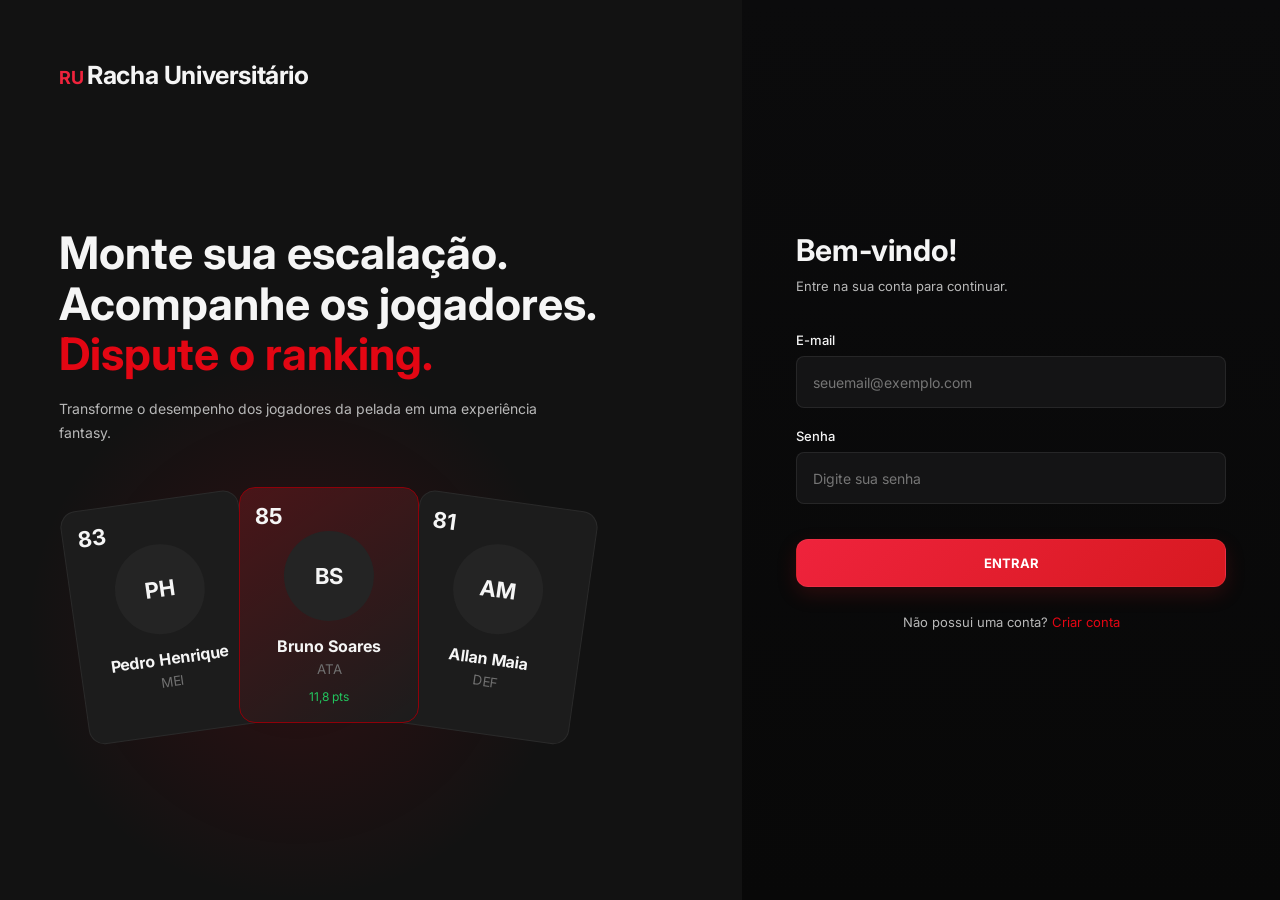
<file: index.html>
<!DOCTYPE html>
<html lang="pt-BR">
<head>
    <meta charset="UTF-8">
    <meta name="viewport" content="width=device-width, initial-scale=1.0">

    <title>Racha Universitário | Login</title>
    <meta name="description" content="Entre no Racha Universitário (RU), o fantasy football do futebol amador universitário da UPE. Protótipo acadêmico.">
    <meta name="theme-color" content="#0a0a0a">
    <meta property="og:title" content="Racha Universitário | Login">
    <meta property="og:description" content="Entre no Racha Universitário (RU), o fantasy football do futebol amador universitário da UPE. Protótipo acadêmico.">
    <meta property="og:type" content="website">
    <meta property="og:site_name" content="Racha Universitário">
    <meta property="og:locale" content="pt_BR">
    <link rel="icon" type="image/svg+xml" href="imgs/favicon.svg">
    <link rel="icon" type="image/png" sizes="32x32" href="imgs/favicon-32.png">
    <link rel="apple-touch-icon" href="imgs/apple-touch-icon.png">

    <link rel="preconnect" href="https://fonts.googleapis.com">
    <link rel="preconnect" href="https://fonts.gstatic.com" crossorigin>
    <link href="https://fonts.googleapis.com/css2?family=Inter:wght@400;500;600;700&display=swap" rel="stylesheet">

    <link rel="stylesheet" href="css/style.css">
</head>

<body class="login-body">

    <main class="login-page">

        
<section class="login-presentation">

    <div class="logo login-logo">
        <span data-app-sigla></span>
        <strong data-app-nome></strong>
    </div>

    <div class="presentation-content">

        <h1>
            Monte sua escalação.<br>
            Acompanhe os jogadores.<br>
            <span>Dispute o ranking.</span>
        </h1>

        <p>
            Transforme o desempenho dos jogadores da pelada
            em uma experiência fantasy.
        </p>

        <div class="preview-cards">

            <div class="preview-player side-card">
                <span class="preview-ovr">83</span>
                <div class="fake-photo">PH</div>
                <strong>Pedro Henrique</strong>
                <small>MEI</small>
            </div>

            <div class="preview-player main-card">
                <span class="preview-ovr">85</span>
                <div class="fake-photo">BS</div>
                <strong>Bruno Soares</strong>
                <small>ATA</small>
                <span class="points">11,8 pts</span>
            </div>

            <div class="preview-player side-card">
                <span class="preview-ovr">81</span>
                <div class="fake-photo">AM</div>
                <strong>Allan Maia</strong>
                <small>DEF</small>
            </div>

        </div>

    </div>

</section>


        <section class="login-area">

            <form class="login-form" id="loginForm">

                <div class="mobile-brand">
    <span data-app-sigla></span>
    <strong data-app-nome></strong>
</div>

                <h2>Bem-vindo!</h2>

                <p>
                    Entre na sua conta para continuar.
                </p>

                <div class="form-group">
                    <label for="email">E-mail</label>
                    <input type="email" id="email" placeholder="seuemail@exemplo.com" autocomplete="email" required>
                </div>

                <div class="form-group">
                    <label for="senha">Senha</label>
                    <input type="password" id="senha" placeholder="Digite sua senha" autocomplete="current-password" required>
                </div>

                <p class="login-error-message" id="loginErrorMessage"></p>

                <div class="login-success-message" id="loginSuccessMessage">
                    ✓ Conta criada com sucesso. Faça seu login.
                    </div>

                <button class="btn-primary" type="submit">
                    ENTRAR
                </button>

                <p class="register-text">
                    Não possui uma conta?
                    <a href="cadastro.html">Criar conta</a>
                </p>

            </form>

        </section>

    </main>

<script src="js/config.js"></script>
<script src="js/jogadores.js"></script>
<script src="js/script.js"></script>

</body>
</html>
</file>
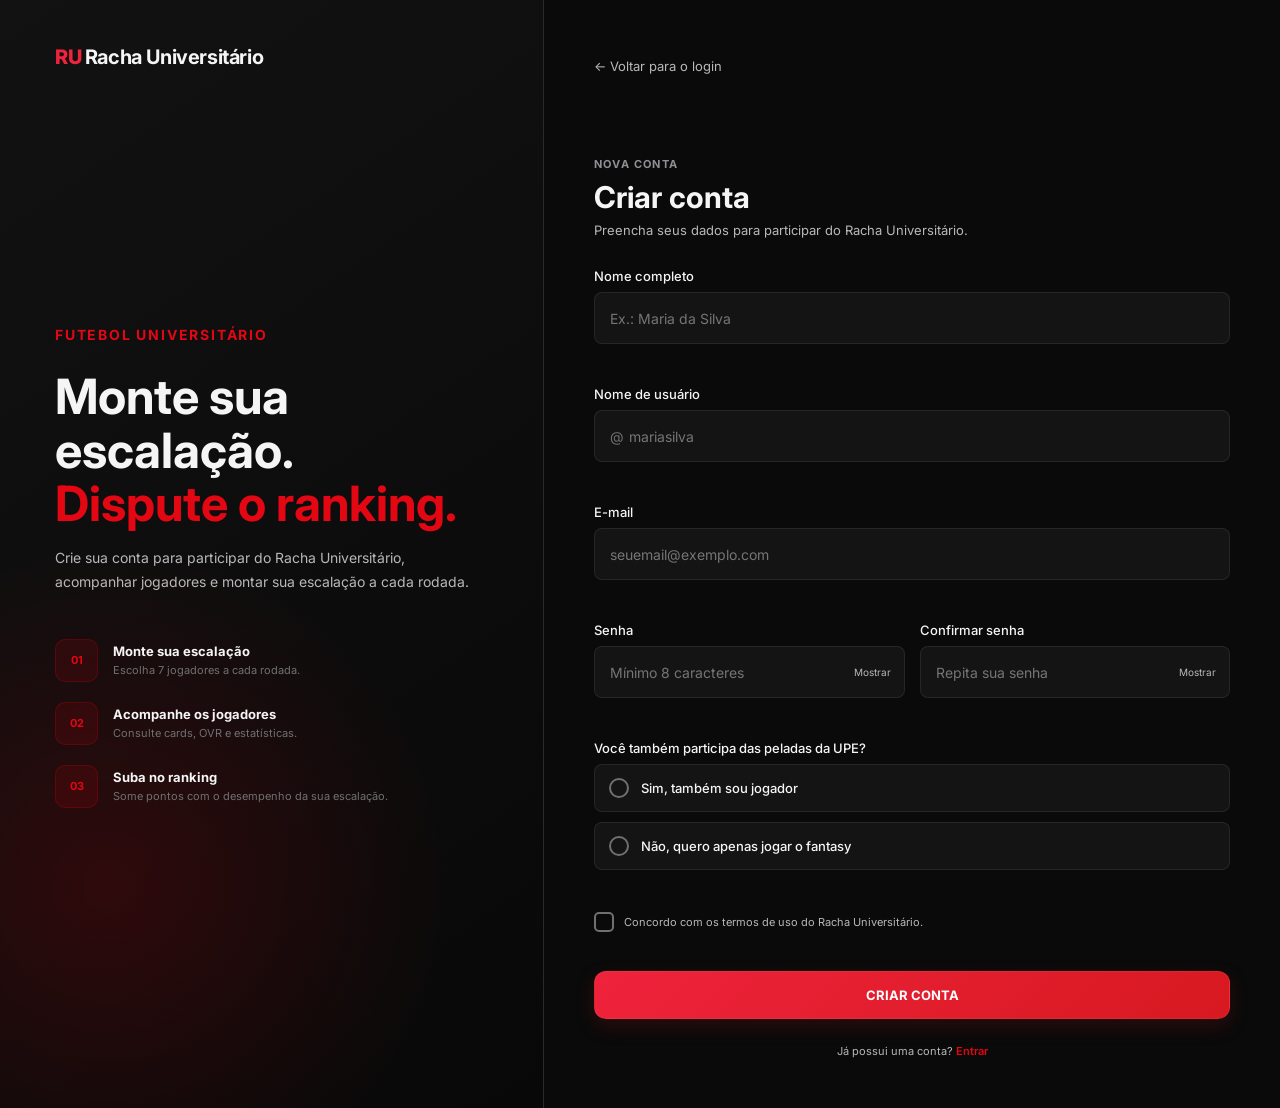
<file: cadastro.html>
<!doctype html>
<html lang="pt-BR">
  <head>
    <meta charset="UTF-8" />
    <meta name="viewport" content="width=device-width, initial-scale=1.0" />

    <title>Racha Universitário | Criar conta</title>
    <meta name="description" content="Crie sua conta no Racha Universitário (RU) e monte sua escalação de 7 jogadores a cada rodada. Protótipo acadêmico.">
    <meta name="theme-color" content="#0a0a0a">
    <meta property="og:title" content="Racha Universitário | Criar conta">
    <meta property="og:description" content="Crie sua conta no Racha Universitário (RU) e monte sua escalação de 7 jogadores a cada rodada. Protótipo acadêmico.">
    <meta property="og:type" content="website">
    <meta property="og:site_name" content="Racha Universitário">
    <meta property="og:locale" content="pt_BR">
    <link rel="icon" type="image/svg+xml" href="imgs/favicon.svg">
    <link rel="icon" type="image/png" sizes="32x32" href="imgs/favicon-32.png">
    <link rel="apple-touch-icon" href="imgs/apple-touch-icon.png">

    <link rel="preconnect" href="https://fonts.googleapis.com" />
    <link rel="preconnect" href="https://fonts.gstatic.com" crossorigin />

    <link
      href="https://fonts.googleapis.com/css2?family=Inter:wght@400;500;600;700&display=swap"
      rel="stylesheet"
    />

    <link rel="stylesheet" href="css/style.css" />
  </head>

  <body class="auth-body">
    <main class="register-page">
      <!-- LADO ESQUERDO -->

      <section class="register-brand">
        <a href="index.html" class="logo register-logo">
          <span data-app-sigla>RU</span>
          <strong data-app-nome>Racha Universitário</strong>
        </a>

        <div class="register-brand-content">
          <span class="eyebrow"> FUTEBOL UNIVERSITÁRIO </span>

          <h1>
            Monte sua escalação.
            <span>Dispute o ranking.</span>
          </h1>

          <p>
            Crie sua conta para participar do Racha Universitário, acompanhar jogadores
            e montar sua escalação a cada rodada.
          </p>

          <div class="register-features">
            <div class="register-feature">
              <div class="register-feature-icon">01</div>

              <div>
                <strong>Monte sua escalação</strong>
                <span> Escolha 7 jogadores a cada rodada. </span>
              </div>
            </div>

            <div class="register-feature">
              <div class="register-feature-icon">02</div>

              <div>
                <strong>Acompanhe os jogadores</strong>
                <span> Consulte cards, OVR e estatísticas. </span>
              </div>
            </div>

            <div class="register-feature">
              <div class="register-feature-icon">03</div>

              <div>
                <strong>Suba no ranking</strong>
                <span> Some pontos com o desempenho da sua escalação. </span>
              </div>
            </div>
          </div>
        </div>
      </section>

      <!-- FORMULÁRIO -->

      <section class="register-form-side">
        <div class="register-form-container">
          <a href="index.html" class="back-link"> ← Voltar para o login </a>

          <div class="register-heading">
            <span class="eyebrow"> NOVA CONTA </span>

            <h2>Criar conta</h2>

            <p>Preencha seus dados para participar do Racha Universitário.</p>
          </div>

          <form class="register-form" id="registerForm" novalidate>
            <!-- NOME -->

            <div class="register-field">
              <label for="registerName"> Nome completo </label>

              <input
                type="text"
                id="registerName"
                placeholder="Ex.: Maria da Silva"
                autocomplete="name"
              />

              <span class="form-error"></span>
            </div>

            <!-- USUÁRIO -->

            <div class="register-field">
              <label for="registerUsername"> Nome de usuário </label>

              <div class="username-input">
                <span>@</span>

                <input
                  type="text"
                  id="registerUsername"
                  placeholder="mariasilva"
                  autocomplete="username"
                />
              </div>

              <span class="form-error"></span>
            </div>

            <!-- EMAIL -->

            <div class="register-field">
              <label for="registerEmail"> E-mail </label>

              <input
                type="email"
                id="registerEmail"
                placeholder="seuemail@exemplo.com"
                autocomplete="email"
              />

              <span class="form-error"></span>
            </div>

            <!-- SENHAS -->

<div class="register-two-columns">
  <div class="register-field">
    <label for="registerPassword">Senha</label>

    <div class="password-field">
      <input
        type="password"
        id="registerPassword"
        placeholder="Mínimo 8 caracteres"
        autocomplete="new-password"
      />

      <button
        type="button"
        class="password-toggle"
        data-password-target="registerPassword"
      >
        Mostrar
      </button>
    </div>

    <span class="form-error"></span>
  </div>

  <div class="register-field">
    <label for="registerConfirmPassword">Confirmar senha</label>

    <div class="password-field">
      <input
        type="password"
        id="registerConfirmPassword"
        placeholder="Repita sua senha"
        autocomplete="new-password"
      />

      <button
        type="button"
        class="password-toggle"
        data-password-target="registerConfirmPassword"
      >
        Mostrar
      </button>
    </div>

    <span class="form-error"></span>
  </div>
</div>

            <!-- PARTICIPAÇÃO NA PELADA -->

<div class="register-player-section">
  <div class="register-field">
    <label id="playerParticipationLabel">Você também participa das peladas da UPE?</label>

    <div
      class="register-player-options"
      role="radiogroup"
      aria-labelledby="playerParticipationLabel"
      aria-describedby="playerParticipationError"
    >
      <label>
        <input
          type="radio"
          name="playerParticipation"
          value="sim"
          id="playerYes"
        />

        <span>Sim, também sou jogador</span>
      </label>

      <label>
        <input
          type="radio"
          name="playerParticipation"
          value="nao"
          id="playerNo"
        />

        <span>Não, quero apenas jogar o fantasy</span>
      </label>
    </div>

    <span class="form-error" id="playerParticipationError"></span>
  </div>
</div>

<!-- DADOS DO JOGADOR -->

<div class="register-player-data" id="playerData" hidden>
  <div class="register-field">
    <label for="registerPosition">Posição principal</label>

    <select id="registerPosition">
      <option value="">Selecione sua posição</option>
      <option value="GOL">Goleiro</option>
      <option value="DEF">Defensor</option>
      <option value="MEI">Meio-campista</option>
      <option value="ATA">Atacante</option>
    </select>

    <span class="form-error"></span>
  </div>

  <div class="register-two-columns">
    <div class="register-field">
      <label for="registerHeight">Altura</label>

      <input
        type="number"
        id="registerHeight"
        placeholder="Ex.: 1,75"
        min="1.4"
        max="2.2"
        step="0.01"
      />

      <span class="form-error"></span>
    </div>

    <div class="register-field">
      <label for="registerWeight">Peso (kg)</label>

      <input
        type="number"
        id="registerWeight"
        placeholder="Ex.: 70"
        min="40"
        max="150"
        step="0.1"
      />

      <span class="form-error"></span>
    </div>
  </div>
</div>

            <!-- TERMOS -->

            <label class="register-checkbox">
              <input type="checkbox" id="registerTerms" />

              <span> Concordo com os termos de uso do Racha Universitário. </span>
            </label>

            <span class="form-error terms-error" id="termsError"></span>

            <!-- BOTÃO -->

            <button type="submit" class="btn-primary register-submit">
              CRIAR CONTA
            </button>

            <div class="register-success" id="registerSuccess">
              <div>✓</div>

              <strong>Conta criada!</strong>

              <span> Redirecionando para o login... </span>
            </div>
          </form>

          <p class="register-login">
            Já possui uma conta?

            <a href="index.html"> Entrar </a>
          </p>
        </div>
      </section>
    </main>

    <script src="js/config.js"></script>
    <script src="js/jogadores.js"></script>
    <script src="js/script.js"></script>
  </body>
</html>
</file>
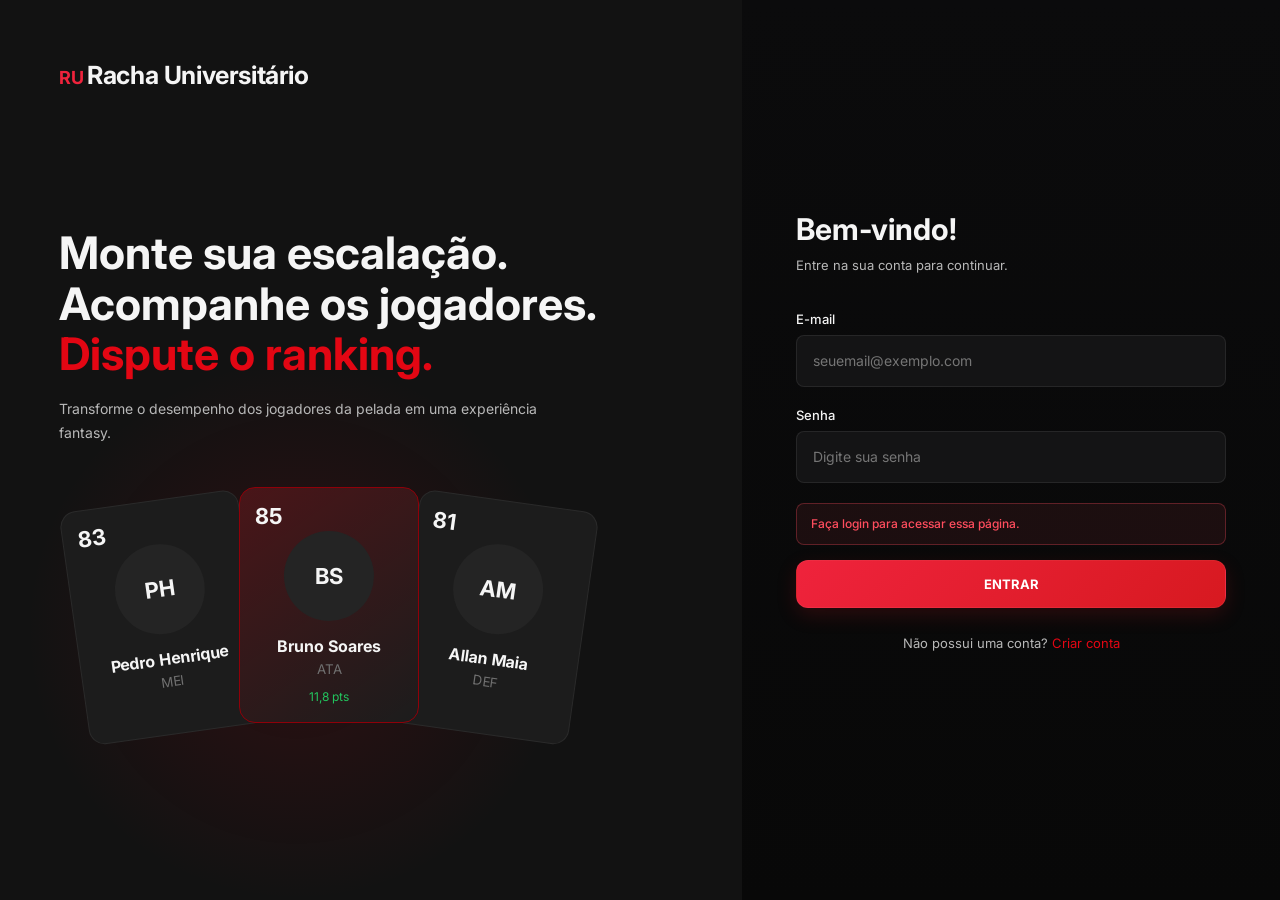
<file: configuracoes.html>
<!doctype html>
<html lang="pt-BR">
  <head>
    <meta charset="UTF-8" />

    <meta name="viewport" content="width=device-width, initial-scale=1.0" />

    <title>Racha Universitário | Configurações</title>
    <meta name="description" content="Configurações da conta no Racha Universitário: dados pessoais, notificações e segurança.">
    <meta name="theme-color" content="#0a0a0a">
    <meta property="og:title" content="Racha Universitário | Configurações">
    <meta property="og:description" content="Configurações da conta no Racha Universitário: dados pessoais, notificações e segurança.">
    <meta property="og:type" content="website">
    <meta property="og:site_name" content="Racha Universitário">
    <meta property="og:locale" content="pt_BR">
    <link rel="icon" type="image/svg+xml" href="imgs/favicon.svg">
    <link rel="icon" type="image/png" sizes="32x32" href="imgs/favicon-32.png">
    <link rel="apple-touch-icon" href="imgs/apple-touch-icon.png">

    <link rel="preconnect" href="https://fonts.googleapis.com" />

    <link rel="preconnect" href="https://fonts.gstatic.com" crossorigin />

    <link
      href="https://fonts.googleapis.com/css2?family=Inter:wght@400;500;600;700&display=swap"
      rel="stylesheet"
    />

    <link rel="stylesheet" href="css/style.css" />
  </head>

  <body>
    <header class="topbar">
      <a href="home.html" class="logo">
        <span data-app-sigla>RU</span>
          <strong data-app-nome>Racha Universitário</strong>
      </a>

      <nav class="navigation">
        <a href="home.html">Início</a>
        <a href="escalar.html">Escalar</a>
        <a href="jogadores.html">Jogadores</a>
        <a href="rodadas.html">Rodadas</a>
        <a href="ranking.html">Ranking</a>
      </nav>

      <a href="perfil.html" class="user-menu user-menu-link">
        <div>
          <strong>Usuário</strong>
          <small>@usuario</small>
        </div>

        <div class="avatar">RU</div>
      </a>
    </header>

    <main class="container">
      <a href="perfil.html" class="back-link"> ← Voltar para o perfil </a>

      <section class="page-header">
        <div>
          <h1>Configurações</h1>

          <p>Gerencie suas informações e preferências.</p>
        </div>
      </section>

      <section class="settings-layout">
        <!-- MENU LATERAL -->

        <aside class="settings-menu">
          <button type="button" class="settings-menu-item active" data-settings="account">
            Minha conta
          </button>

          <button type="button" class="settings-menu-item" data-settings="notifications">
            Notificações
          </button>

          <button type="button" class="settings-menu-item" data-settings="security">
            Segurança
          </button>
        </aside>

        <!-- CONTEÚDO -->

        <div class="settings-content">
          <!-- CONTA -->

          <section class="settings-panel active" id="settings-account">
            <h2>Minha conta</h2>

            <p>Atualize as informações do seu perfil.</p>

            <form class="settings-form" id="profileForm" novalidate>
              
<div class="settings-form-group">
  <label for="profileName">Nome</label>

  <input
    type="text"
    id="profileName"
    autocomplete="name"
    required
  />
</div>

<div class="settings-form-group">
  <label for="profileUsername">Nome de usuário</label>

  <input
    type="text"
    id="profileUsername"
    autocomplete="username"
    required
  />
</div>

<div class="settings-form-group">
  <label for="profileEmail">E-mail</label>

  <input
    type="email"
    id="profileEmail"
    autocomplete="email"
    required
  />
</div>


              <button type="submit" class="btn-primary">
                SALVAR ALTERAÇÕES
              </button>

              <span class="settings-message" id="settingsMessage"></span>
            </form>
          </section>

          <!-- NOTIFICAÇÕES -->

          <section class="settings-panel" id="settings-notifications">
            <h2>Notificações</h2>

            <p>Escolha quais avisos deseja receber.</p>

            <div class="notification-option">
              <div>
                <strong> Prazo da rodada </strong>

                <span> Receber aviso antes do fechamento da escalação. </span>
              </div>

              <label class="switch">
                <input
  type="checkbox"
  id="notificationDeadline"
  checked
/>

                <span class="slider"></span>
              </label>
            </div>

            <div class="notification-option">
              <div>
                <strong> Resultado da rodada </strong>

                <span>
                  Receber aviso quando os resultados forem publicados.
                </span>
              </div>

              <label class="switch">
                <input type="checkbox" id="notificationResults" checked/>

                <span class="slider"></span>
              </label>
            </div>

            <div class="notification-option">
              <div>
                <strong> Alteração no ranking </strong>

                <span> Receber atualizações sobre sua classificação. </span>
              </div>

              <label class="switch">
<input
  type="checkbox"
  id="notificationRanking"
/>
                <span class="slider"></span>
              </label>
            </div>
            <span
  class="settings-message"
  id="notificationMessage"
></span>
          </section>

          <!-- SEGURANÇA -->

          <section class="settings-panel" id="settings-security">
            <h2>Segurança</h2>

            <p>Atualize sua senha de acesso.</p>

            <form class="settings-form" id="securityForm">
              <div class="settings-form-group">
                <label for="currentPassword"> Senha atual </label>

                <input
  type="password"
  id="currentPassword"
  placeholder="Digite sua senha atual"
  autocomplete="current-password"
/>
              </div>

              <div class="settings-form-group">
                <label for="newPassword"> Nova senha </label>

                <input
  type="password"
  id="newPassword"
  placeholder="Digite a nova senha"
  autocomplete="new-password"
/>
              </div>

              <div class="settings-form-group">
                <label for="confirmNewPassword"> Confirmar nova senha </label>

                <input
  type="password"
  id="confirmNewPassword"
  placeholder="Digite novamente"
  autocomplete="new-password"
/>
              </div>

              <button type="submit" class="btn-primary">
  ALTERAR SENHA
</button>

<span
  class="settings-message"
  id="securityMessage"
></span>
            </form>

            <div class="danger-zone">
              <h3>Sair da conta</h3>

              <p>Encerre sua sessão atual no Racha Universitário.</p>

              <a href="index.html" class="logout-button"> SAIR DA CONTA </a>
            </div>
          </section>
        </div>
      </section>
    </main>

    <script src="js/config.js"></script>
    <script src="js/jogadores.js"></script>
    <script src="js/script.js"></script>
  </body>
</html>
</file>
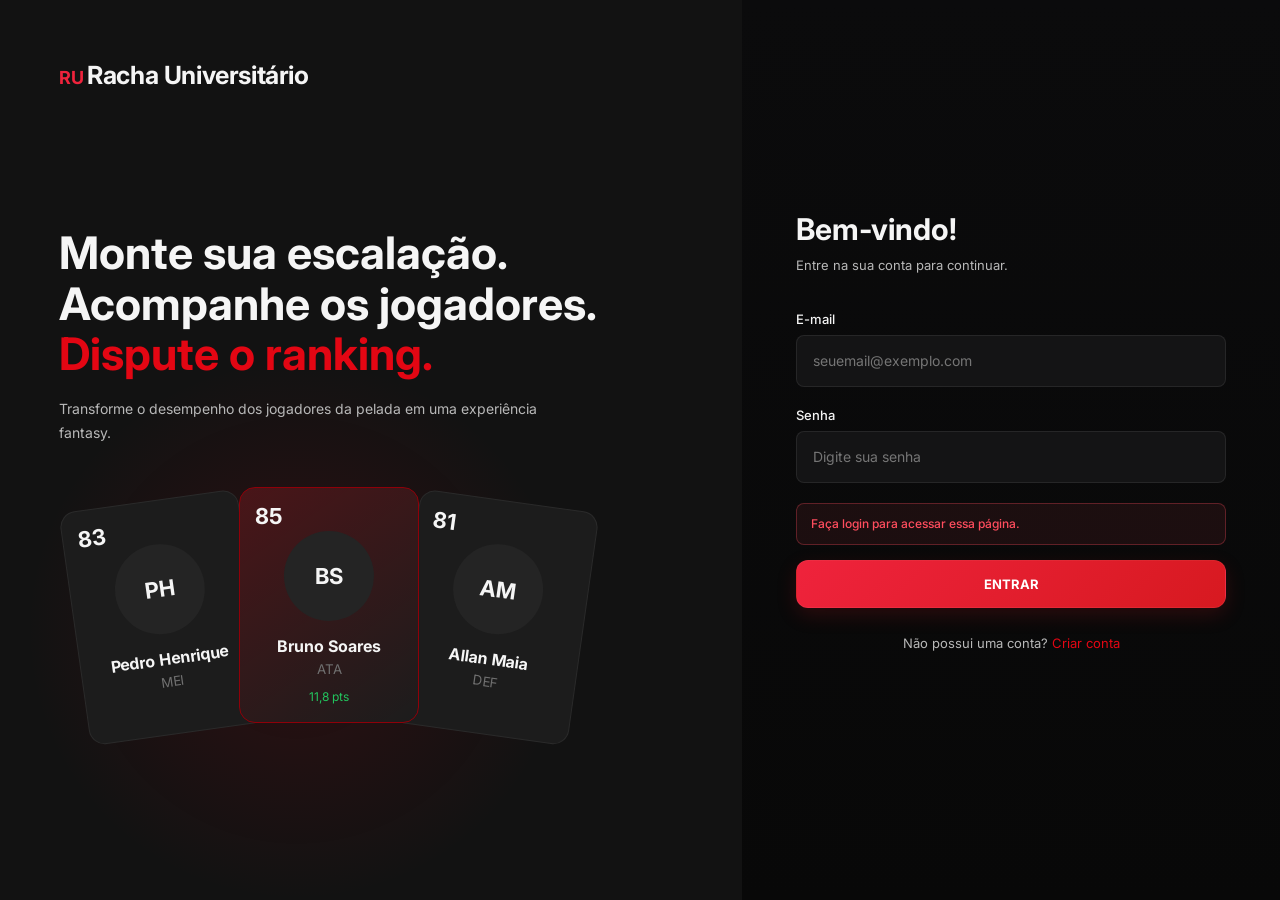
<file: escalar.html>
<!DOCTYPE html>
<html lang="pt-BR">
<head>
    <meta charset="UTF-8">
    <meta name="viewport" content="width=device-width, initial-scale=1.0">

    <title>Racha Universitário | Escalar</title>
    <meta name="description" content="Monte sua escalação no Racha Universitário: 1 goleiro e 6 jogadores de linha, escolha a formação e controle o orçamento em RUCoin.">
    <meta name="theme-color" content="#0a0a0a">
    <meta property="og:title" content="Racha Universitário | Escalar">
    <meta property="og:description" content="Monte sua escalação no Racha Universitário: 1 goleiro e 6 jogadores de linha, escolha a formação e controle o orçamento em RUCoin.">
    <meta property="og:type" content="website">
    <meta property="og:site_name" content="Racha Universitário">
    <meta property="og:locale" content="pt_BR">
    <link rel="icon" type="image/svg+xml" href="imgs/favicon.svg">
    <link rel="icon" type="image/png" sizes="32x32" href="imgs/favicon-32.png">
    <link rel="apple-touch-icon" href="imgs/apple-touch-icon.png">

    <link rel="preconnect" href="https://fonts.googleapis.com">
    <link rel="preconnect" href="https://fonts.gstatic.com" crossorigin>
    <link href="https://fonts.googleapis.com/css2?family=Inter:wght@400;500;600;700&display=swap" rel="stylesheet">

    <link rel="stylesheet" href="css/style.css">
</head>

<body>

<header class="topbar">

    <a href="home.html" class="logo">
        <span data-app-sigla>RU</span>
        <strong data-app-nome>Racha Universitário</strong>
    </a>

    <nav class="navigation">
        <a href="home.html">Início</a>
        <a href="escalar.html" class="active">Escalar</a>
        <a href="jogadores.html">Jogadores</a>
        <a href="rodadas.html">Rodadas</a>
        <a href="ranking.html">Ranking</a>
    </nav>

    <a href="perfil.html" class="user-menu user-menu-link">

    <div>
        <strong>Usuário</strong>
        <small>@usuario</small>
    </div>

    <div class="avatar">RU</div>

    </a>

</header>

<main class="container">

    <section class="page-header">

        <div>
            <h1>Escalar</h1>
            <p>Monte sua escalação para a Rodada 06.</p>
        </div>

        <div class="round-status">
            <span class="status open">ABERTA</span>
            <span>Prazo: 18:30</span>
        </div>

    </section>


    <section class="lineup-layout">

    <!-- COLUNA ESQUERDA -->
    <div class="lineup-main">

        <div class="section-title lineup-title">

            <div>
                <h2>Sua escalação</h2>
                <p>
                    Selecione uma posição vazia para adicionar um jogador.
                </p>
            </div>

            <div class="formation-selector">

                <label for="formation-select">
                    Formação
                </label>

                <select id="formation-select">
                    <!-- As formações serão inseridas pelo JavaScript -->
                </select>

            </div>

        </div>


        <div class="field large-field" id="lineup-field">

            <div class="field-line center-line"></div>

            <div class="center-circle"></div>

            <div id="formation-container">
                <!-- A formação será gerada pelo JavaScript -->
            </div>

        </div>

    </div>


    <!-- PAINEL LATERAL -->
    <aside class="card lineup-panel">

        <div class="card-heading">

            <div>
                <span class="eyebrow">RODADA</span>
                <h2>Rodada 06</h2>
            </div>

            <span class="status open">
                ABERTA
            </span>

        </div>


        <p>
            Prazo para escalar:
            <strong>18:30</strong>
        </p>


        <hr>


        <h3>Sua escalação</h3>


        <div class="progress-info">

            <span id="lineup-count">
                0 de 7 jogadores
            </span>

            <span id="lineup-percentage">
                0%
            </span>

        </div>


        <div class="progress">

            <div
                class="progress-bar"
                id="lineup-progress"
            ></div>

        </div>


        <p
            class="muted"
            id="lineup-missing"
        >
            Faltam 7 jogadores.
        </p>


        <hr>


        <h3>Orçamento</h3>


        <div class="budget-row">

            <span>Total</span>

            <strong id="budget-total">
                RU$ 90,00
            </strong>

        </div>


        <div class="budget-row">

            <span>Utilizado</span>

            <strong id="budget-used">
                RU$ 0,00
            </strong>

        </div>


        <div class="budget-row">

            <span>Disponível</span>

            <strong
                class="positive"
                id="budget-available"
            >
                RU$ 90,00
            </strong>

        </div>


        <button type="button"
            class="btn-disabled"
            id="confirm-lineup"
            disabled
        >
            CONFIRMAR ESCALAÇÃO
        </button>


        <small
            class="muted"
            id="confirm-message"
        >
            Complete os 7 jogadores para confirmar.
        </small>

    </aside>

</section>

</main>

<script src="js/config.js"></script>
<script src="js/jogadores.js"></script>
<script src="js/script.js"></script>
<script src="js/escalar.js"></script>

</body>
</html>
</file>
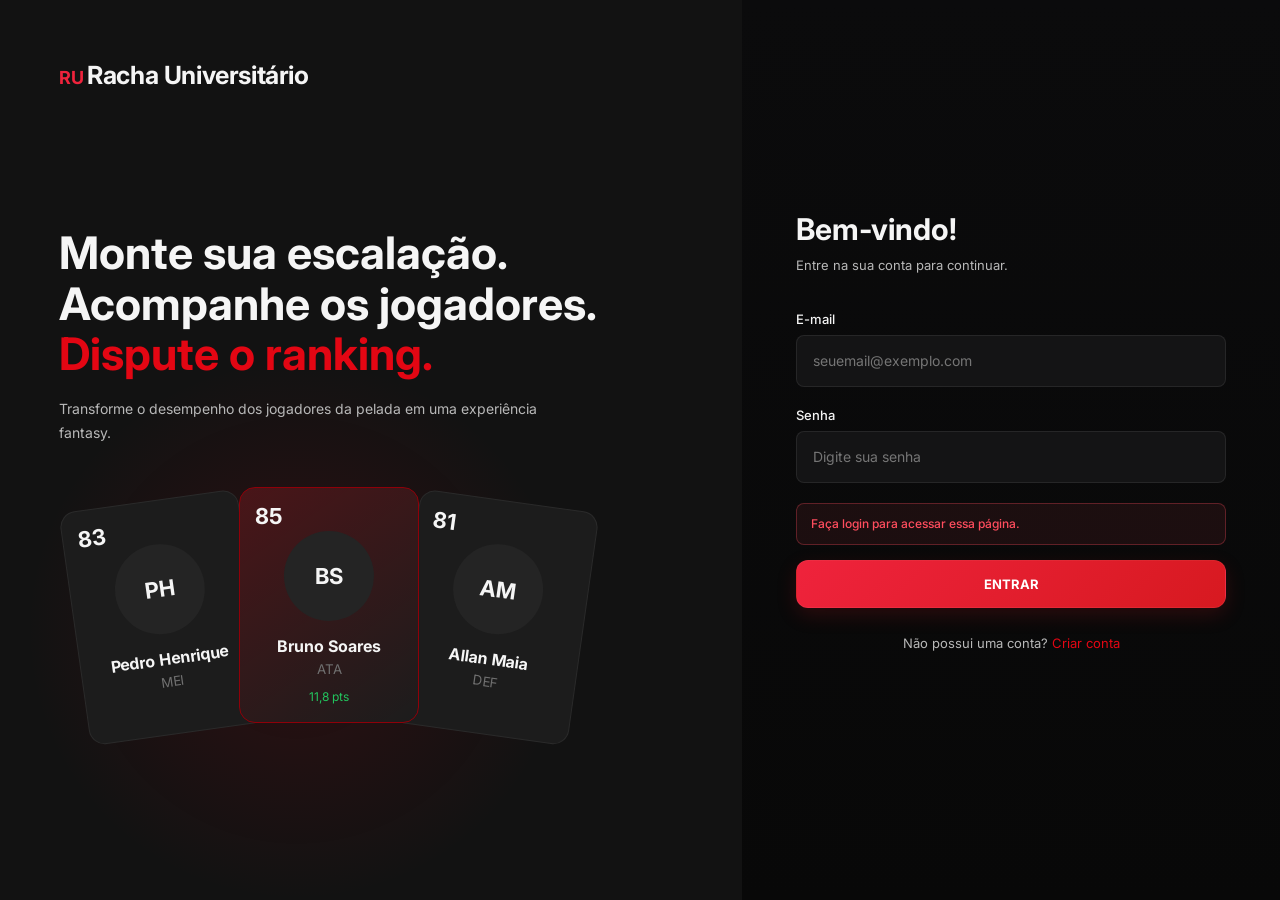
<file: home.html>
<!doctype html>
<html lang="pt-BR">
  <head>
    <meta charset="UTF-8" />
    <meta name="viewport" content="width=device-width, initial-scale=1.0" />

    <title>Racha Universitário | Início</title>
    <meta name="description" content="Painel do Racha Universitário: rodada atual, situação da escalação, desempenho e destaques.">
    <meta name="theme-color" content="#0a0a0a">
    <meta property="og:title" content="Racha Universitário | Início">
    <meta property="og:description" content="Painel do Racha Universitário: rodada atual, situação da escalação, desempenho e destaques.">
    <meta property="og:type" content="website">
    <meta property="og:site_name" content="Racha Universitário">
    <meta property="og:locale" content="pt_BR">
    <link rel="icon" type="image/svg+xml" href="imgs/favicon.svg">
    <link rel="icon" type="image/png" sizes="32x32" href="imgs/favicon-32.png">
    <link rel="apple-touch-icon" href="imgs/apple-touch-icon.png">

    <link rel="preconnect" href="https://fonts.googleapis.com" />
    <link rel="preconnect" href="https://fonts.gstatic.com" crossorigin />
    <link
      href="https://fonts.googleapis.com/css2?family=Inter:wght@400;500;600;700&display=swap"
      rel="stylesheet"
    />

    <link rel="stylesheet" href="css/style.css" />
  </head>

  <body>
    <header class="topbar">
      <a href="home.html" class="logo">
        <span data-app-sigla>RU</span>
        <strong data-app-nome>Racha Universitário</strong>
      </a>

      <nav class="navigation">
        <a href="home.html" class="active">Início</a>
        <a href="escalar.html">Escalar</a>
        <a href="jogadores.html">Jogadores</a>
        <a href="rodadas.html">Rodadas</a>
        <a href="ranking.html">Ranking</a>
      </nav>

      <a href="perfil.html" class="user-menu user-menu-link">
        <div>
          <strong id="homeUserName">Usuário</strong>
          <small id="homeUsername">@usuario</small>
        </div>

        <div class="avatar" id="homeUserAvatar">RU</div>
      </a>
    </header>

    <main class="container">
      <section class="page-header">
        <div>
          <h1 id="homeGreeting">Olá!</h1>
          <p>Acompanhe sua escalação e seu desempenho no fantasy.</p>
        </div>

        <span class="round-label"> RODADA 06 </span>
      </section>

      <section class="home-grid">
        <article class="card current-round">
          <div class="card-heading">
            <div>
              <span class="eyebrow">RODADA ATUAL</span>
              <h2>Rodada 06</h2>
            </div>

            <span class="status open">ABERTA</span>
          </div>

          <h3 id="homeLineupStatus">Sua escalação está quase pronta</h3>

            <p id="homeLineupMessage">Complete as posições restantes antes do encerramento.</p>

          <div class="progress-info">
            <span id="homeLineupCount">0 de 7 jogadores</span>
            <span id="homeLineupPercentage">0%</span>
          </div>

          <div class="progress">
  <div class="progress-bar" id="homeProgressBar"></div>
</div>

<div class="round-bottom">
            <div>
              <small>Prazo</small>
              <strong>18:30</strong>
            </div>

            <div>
              <small>Disponível</small>
              <strong id="homeBudgetAvailable">RU$ 0,00</strong>
            </div>

            <a href="escalar.html" class="btn-primary link-button">CONTINUAR ESCALAÇÃO</a>
          </div>
        </article>

        <article class="card performance">
          <span class="eyebrow">SEU DESEMPENHO</span>

          <div class="performance-grid">
            <div>
              <strong>6º</strong>
              <span>Ranking geral</span>
            </div>

            <div>
              <strong>327,4</strong>
              <span>Pontos</span>
            </div>

            <div>
              <strong>65,5</strong>
              <span>Média</span>
            </div>
          </div>
        </article>
      </section>

      <section class="content-grid">

  <!-- ESCALAÇÃO -->
  <div class="home-lineup-area">

    <div class="section-title">
      <div>
        <h2>Sua escalação</h2>
        <p id="homeLineupSubtitle">
          Rodada 06 • 0 de 7 jogadores
        </p>
      </div>

      <a href="escalar.html">
        Editar escalação →
      </a>
    </div>

    <div class="field" id="homeField">

      <div class="field-line center-line"></div>

      <div class="center-circle"></div>

      <div id="homeFormationContainer"></div>

    </div>

  </div>


  <!-- DESTAQUES -->
<aside class="highlights">

  <div class="section-title">
    <div>
      <h2>Destaques</h2>
      <p>Última rodada</p>
    </div>
  </div>

  <div id="homeHighlights"></div>

</aside>

</section>
      
    </main>

    <script src="js/config.js"></script>
    <script src="js/jogadores.js"></script>
    <script src="js/script.js"></script>
  </body>
</html>
</file>
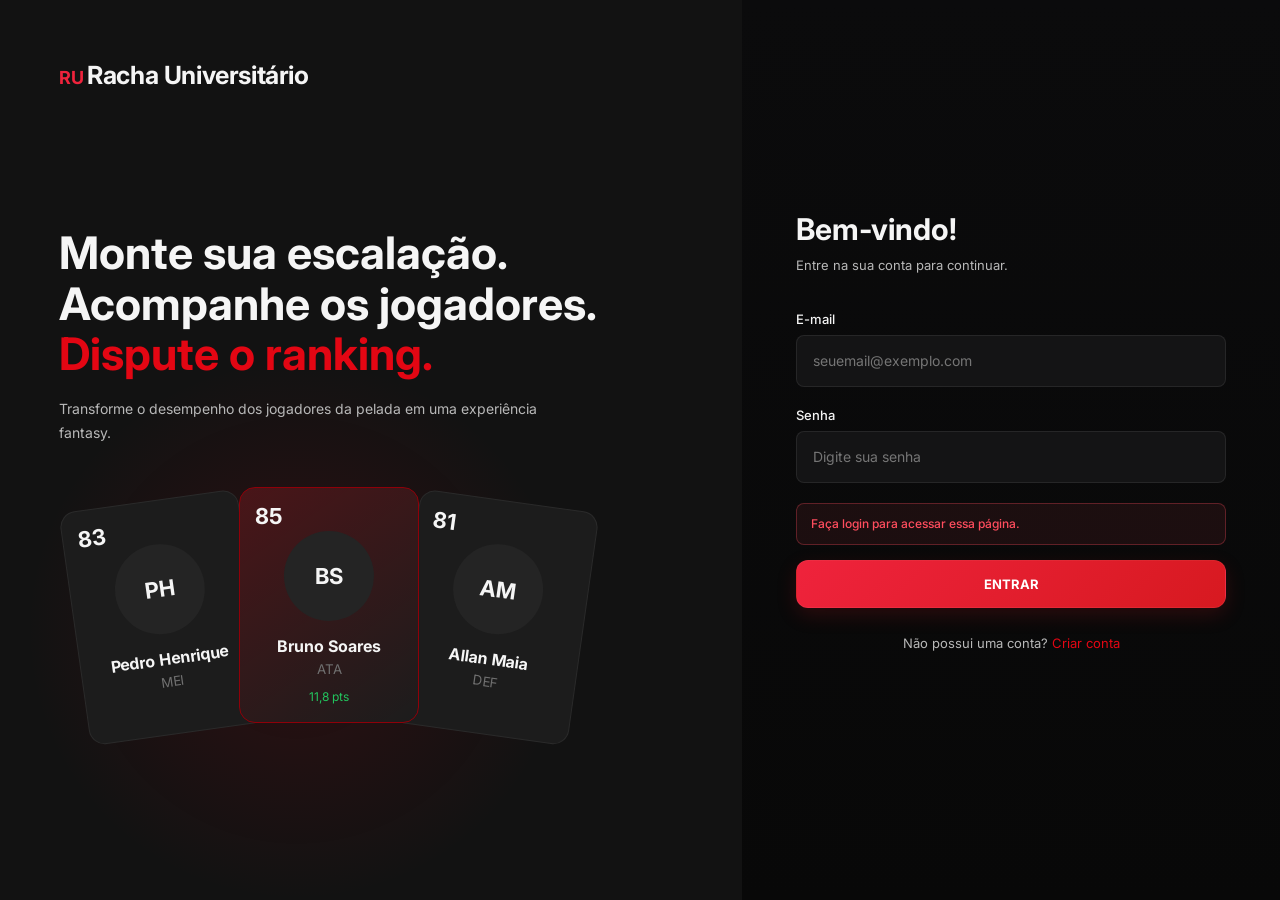
<file: jogador.html>
<!doctype html>
<html lang="pt-BR">
  <head>
    <meta charset="UTF-8" />
    <meta name="viewport" content="width=device-width, initial-scale=1.0" />

    <title>Racha Universitário | Jogador</title>
    <meta name="description" content="Detalhes do jogador no Racha Universitário: Carta RU, valor, valorização e pontuação.">
    <meta name="theme-color" content="#0a0a0a">
    <meta property="og:title" content="Racha Universitário | Jogador">
    <meta property="og:description" content="Detalhes do jogador no Racha Universitário: Carta RU, valor, valorização e pontuação.">
    <meta property="og:type" content="website">
    <meta property="og:site_name" content="Racha Universitário">
    <meta property="og:locale" content="pt_BR">
    <link rel="icon" type="image/svg+xml" href="imgs/favicon.svg">
    <link rel="icon" type="image/png" sizes="32x32" href="imgs/favicon-32.png">
    <link rel="apple-touch-icon" href="imgs/apple-touch-icon.png">

    <link rel="preconnect" href="https://fonts.googleapis.com" />
    <link rel="preconnect" href="https://fonts.gstatic.com" crossorigin />
    <link
      href="https://fonts.googleapis.com/css2?family=Inter:wght@400;500;600;700&display=swap"
      rel="stylesheet"
    />

    <link rel="stylesheet" href="css/style.css" />
  </head>

  <body>
    <header class="topbar">
      <a href="home.html" class="logo">
        <span data-app-sigla>RU</span>
        <strong data-app-nome>Racha Universitário</strong>
      </a>

      <nav class="navigation">
        <a href="home.html">Início</a>
        <a href="escalar.html">Escalar</a>
        <a href="jogadores.html" class="active">Jogadores</a>
        <a href="rodadas.html">Rodadas</a>
        <a href="ranking.html">Ranking</a>
      </nav>

      <a href="perfil.html" class="user-menu user-menu-link">
        <div>
          <strong id="playerMenuName">Usuário</strong>
          <small id="playerMenuUsername">@usuario</small>
        </div>

        <div class="avatar" id="playerMenuAvatar">RU</div>
      </a>
    </header>

    <main class="container">
      <a href="jogadores.html" class="back-link">
        ← Voltar para jogadores
      </a>

      <section class="player-details" id="playerDetails">
        <!-- CARTA RU -->

        
<article class="ru-player-card">

  <div class="ru-card-glow"></div>

  <!-- TOPO -->
  <div class="ru-card-top">

    <div class="ru-card-rating">
      <strong id="playerCardOverall">50</strong>
      <span>OVR</span>
    </div>

    <div class="ru-card-position">
      <strong id="playerCardPosition">-</strong>
      <span>POS</span>
    </div>

  </div>

  <!-- FOTO / AVATAR -->
  <div class="ru-card-photo">

    <div
      class="ru-card-photo-placeholder"
      id="playerCardAvatar"
    >
      -
    </div>

  </div>

  <!-- NOME -->
  <div class="ru-card-name">

    <strong id="playerCardName">Jogador</strong>

    <span>RACHA UNIVERSITÁRIO</span>

  </div>

  <!-- ATRIBUTOS -->
  <div class="ru-card-attributes">

    <div>
      <strong id="playerCardAttack">50</strong>
      <span>ATA</span>
    </div>

    <div>
      <strong id="playerCardDefense">50</strong>
      <span>DEF</span>
    </div>

    <div>
      <strong id="playerCardSkill">50</strong>
      <span>HAB</span>
    </div>

  </div>

  <!-- ASSINATURA -->
  <div class="ru-card-footer">

    <span>RU</span>

    <small>CARTA DE JOGADOR</small>

  </div>

</article>


        <!-- INFORMAÇÕES -->

        <div class="player-information">
          <span class="position" id="playerPosition">-</span>

          <h1 id="playerName">Jogador</h1>

          <p>
            Acompanhe o desempenho, valor e evolução
            do jogador no Racha Universitário.
          </p>

          <div class="player-summary">
            <article class="card">
              <small>Valor atual</small>
              <strong id="playerValue">RU$ 0,00</strong>
            </article>

            <article class="card">
              <small>Valorização</small>
              <strong id="playerVariation">RU$ 0,00</strong>
            </article>

            <article class="card">
              <small>Pontuação</small>
              <strong id="playerPoints">0,0 pts</strong>
            </article>
          </div>

          <article class="card last-round">
            <span class="eyebrow">DESEMPENHO</span>

            <div class="last-round-heading">
              <div>
                <h2>Estatísticas do jogador</h2>
                <p>Dados demonstrativos do protótipo</p>
              </div>

              <strong id="playerLastPoints">0,0 pts</strong>
            </div>

            <p>
              Os scouts detalhados serão registrados
              nas rodadas pelo sistema definitivo.
            </p>
          </article>
        </div>
      </section>

      <!-- ATRIBUTOS -->

      <section class="attributes-section">
        <div class="section-title">
          <div>
            <h2>Atributos</h2>
            <p>Características atuais da Carta RU.</p>
          </div>
        </div>

        <div class="attributes-grid">
          <div class="attribute">
            <div>
              <span>ATA — Ataque</span>
              <strong id="playerAttackValue">50</strong>
            </div>

            <div class="attribute-background">
              <div id="playerAttackBar" style="width: 50%"></div>
            </div>
          </div>

          <div class="attribute">
            <div>
              <span>DEF — Defesa</span>
              <strong id="playerDefenseValue">50</strong>
            </div>

            <div class="attribute-background">
              <div id="playerDefenseBar" style="width: 50%"></div>
            </div>
          </div>

          <div class="attribute">
            <div>
              <span>HAB — Habilidade</span>
              <strong id="playerSkillValue">50</strong>
            </div>

            <div class="attribute-background">
              <div id="playerSkillBar" style="width: 50%"></div>
            </div>
          </div>
        </div>
      </section>
    </main>

    <script src="js/config.js"></script>
    <script src="js/jogadores.js"></script>
    <script src="js/script.js"></script>
    <script src="js/jogador.js"></script>
  </body>
</html>
</file>
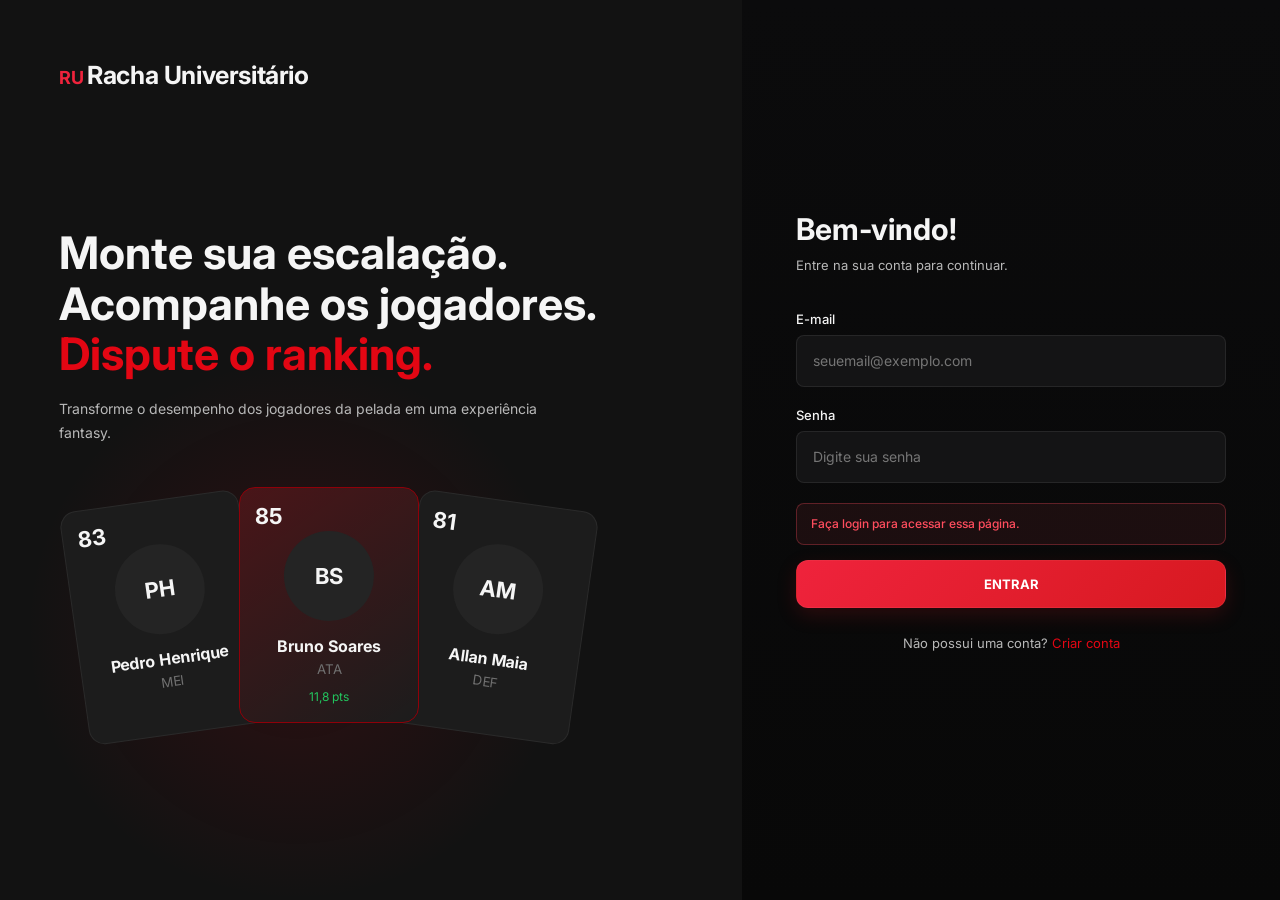
<file: jogadores.html>
<!doctype html>
<html lang="pt-BR">
  <head>
    <meta charset="UTF-8" />
    <meta name="viewport" content="width=device-width, initial-scale=1.0" />

    <title>Racha Universitário | Jogadores</title>
    <meta name="description" content="Consulte os jogadores do Racha Universitário: posição, OVR, valor em RUCoin e pontuação.">
    <meta name="theme-color" content="#0a0a0a">
    <meta property="og:title" content="Racha Universitário | Jogadores">
    <meta property="og:description" content="Consulte os jogadores do Racha Universitário: posição, OVR, valor em RUCoin e pontuação.">
    <meta property="og:type" content="website">
    <meta property="og:site_name" content="Racha Universitário">
    <meta property="og:locale" content="pt_BR">
    <link rel="icon" type="image/svg+xml" href="imgs/favicon.svg">
    <link rel="icon" type="image/png" sizes="32x32" href="imgs/favicon-32.png">
    <link rel="apple-touch-icon" href="imgs/apple-touch-icon.png">

    <link rel="preconnect" href="https://fonts.googleapis.com" />
    <link rel="preconnect" href="https://fonts.gstatic.com" crossorigin />
    <link
      href="https://fonts.googleapis.com/css2?family=Inter:wght@400;500;600;700&display=swap"
      rel="stylesheet"
    />

    <link rel="stylesheet" href="css/style.css" />
  </head>

  <body>
    <header class="topbar">
      <a href="home.html" class="logo">
  <span data-app-sigla>RU</span>
  <strong data-app-nome>Racha Universitário</strong>
</a>

      <nav class="navigation">
        <a href="home.html">Início</a>
        <a href="escalar.html">Escalar</a>
        <a href="jogadores.html" class="active">Jogadores</a>
        <a href="rodadas.html">Rodadas</a>
        <a href="ranking.html">Ranking</a>
      </nav>

      <a href="perfil.html" class="user-menu user-menu-link">
        <div>
          <strong>Usuário</strong>
          <small>@usuario</small>
        </div>

        <div class="avatar">RU</div>
      </a>
    </header>

    <main class="container">
      <section class="page-header">
        <div>
          <h1>Jogadores</h1>
          <p>Conheça os jogadores da pelada e acompanhe seus desempenhos.</p>
        </div>
      </section>

      <section class="filters">
        <input
          type="search"
          id="playerSearch"
          placeholder="Buscar jogador..."
        />

        <div class="filter-buttons">
          <button type="button" class="filter active" data-position="TODOS">Todos</button>
          <button type="button" class="filter" data-position="GOL">GOL</button>
          <button type="button" class="filter" data-position="DEF">DEF</button>
          <button type="button" class="filter" data-position="MEI">MEI</button>
          <button type="button" class="filter" data-position="ATA">ATA</button>
        </div>
      </section>

        <section id="featuredSection">
  <div class="section-title">
    <div>
      <h2>Destaques</h2>
      <p>Jogadores em evidência</p>
    </div>
  </div>

  <div class="featured-players" id="featuredPlayers"></div>
</section>

      <section class="players-section">
        <div class="section-title">
          <div>
            <h2>Todos os jogadores</h2>
            <p>Consulte OVR, pontuação e valor.</p>
          </div>
        </div>

        <div id="playersList" class="players-list"></div>
      </section>
    </main>

    <script src="js/config.js"></script>
    <script src="js/jogadores.js"></script>
    <script src="js/script.js"></script>
  </body>
</html>
</file>
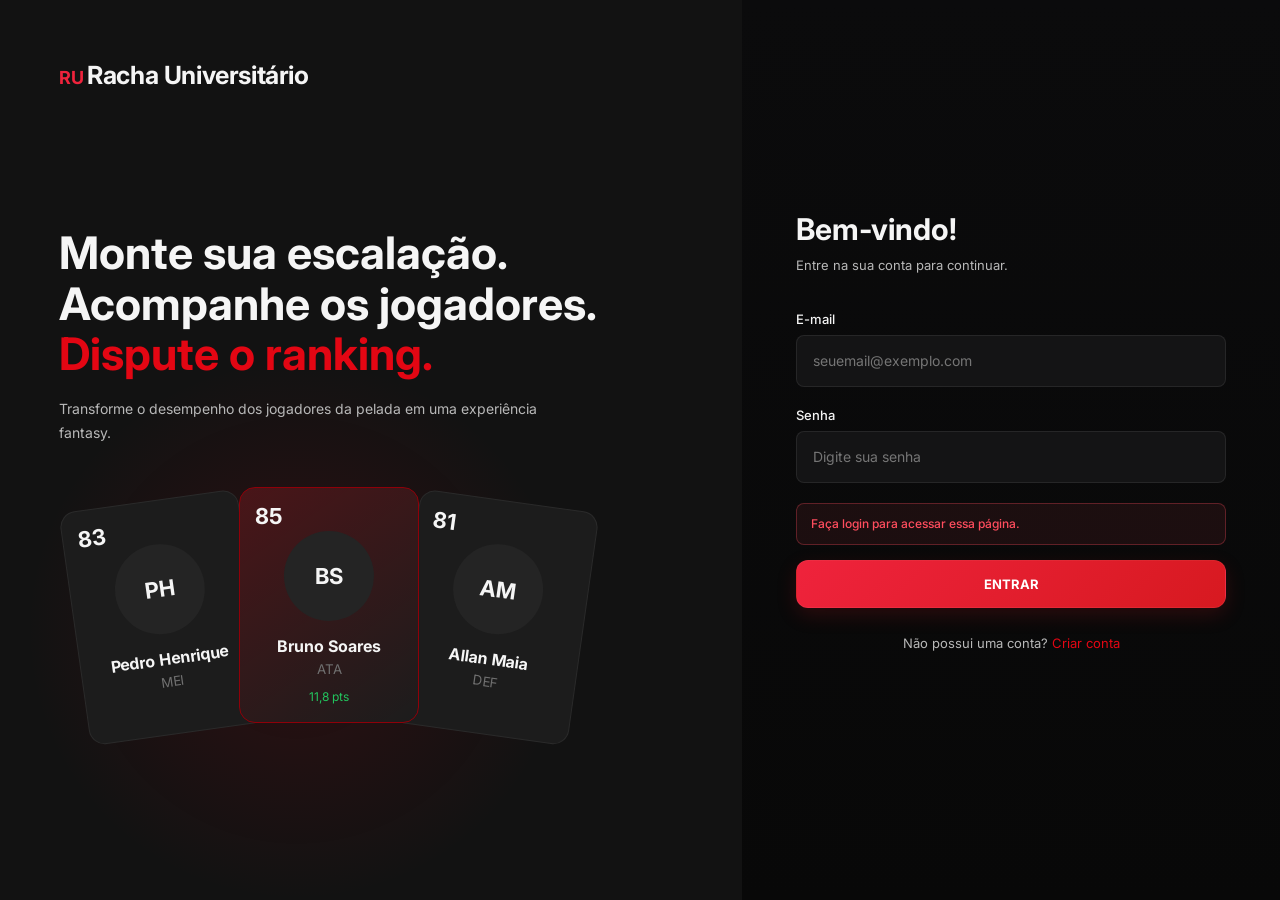
<file: perfil.html>
<!doctype html>
<html lang="pt-BR">
  <head>
    <meta charset="UTF-8" />
    <meta name="viewport" content="width=device-width, initial-scale=1.0" />

    <title>Racha Universitário | Perfil</title>
    <meta name="description" content="Seu perfil no Racha Universitário: Carta RU, dados do jogador e desempenho recente.">
    <meta name="theme-color" content="#0a0a0a">
    <meta property="og:title" content="Racha Universitário | Perfil">
    <meta property="og:description" content="Seu perfil no Racha Universitário: Carta RU, dados do jogador e desempenho recente.">
    <meta property="og:type" content="website">
    <meta property="og:site_name" content="Racha Universitário">
    <meta property="og:locale" content="pt_BR">
    <link rel="icon" type="image/svg+xml" href="imgs/favicon.svg">
    <link rel="icon" type="image/png" sizes="32x32" href="imgs/favicon-32.png">
    <link rel="apple-touch-icon" href="imgs/apple-touch-icon.png">

    <link rel="preconnect" href="https://fonts.googleapis.com" />
    <link rel="preconnect" href="https://fonts.gstatic.com" crossorigin />
    <link
      href="https://fonts.googleapis.com/css2?family=Inter:wght@400;500;600;700&display=swap"
      rel="stylesheet"
    />

    <link rel="stylesheet" href="css/style.css" />
  </head>

  <body>
    <header class="topbar">
      <a href="home.html" class="logo">
        <span data-app-sigla>RU</span>
        <strong data-app-nome>Racha Universitário</strong>
      </a>

      <nav class="navigation">
        <a href="home.html">Início</a>
        <a href="escalar.html">Escalar</a>
        <a href="jogadores.html">Jogadores</a>
        <a href="rodadas.html">Rodadas</a>
        <a href="ranking.html">Ranking</a>
      </nav>

      <a href="perfil.html" class="user-menu user-menu-link">
        <div>
          <strong id="profileMenuName">Usuário</strong>
          <small id="profileMenuUsername">@usuario</small>
        </div>

        <div class="avatar" id="profileMenuAvatar">RU</div>
      </a>
    </header>

    <main class="container">
      <!-- PERFIL PRINCIPAL -->

      <section class="profile-header-card">
        <div class="profile-avatar" id="profileAvatar">RU</div>

        <div class="profile-main-info">
          <h1 id="profileName">Usuário</h1>

          <span class="profile-username" id="profileUsername">@usuario</span>

          <p id="profileDescription">Participante do Racha Universitário.</p>
        </div>

        <a href="configuracoes.html" class="profile-settings-button">
          Configurações
        </a>
      </section>

      <!-- DADOS DO JOGADOR -->

<!-- PERFIL ESPORTIVO / CARTA RU -->

<section class="profile-player-card" id="profilePlayerCard" hidden>

  <div class="section-title ru-player-section-title">
    <div>
      <span class="eyebrow">JOGADOR</span>
      <h2>Perfil esportivo</h2>
      <p>Sua identidade como jogador das peladas.</p>
    </div>
  </div>


  <div class="ru-player-profile">

    <!-- CARTA RU -->
    <div class="ru-card-wrapper">

      
<!-- CARTA RU -->

<article class="ru-player-card">

  <div class="ru-card-glow"></div>

  <!-- TOPO -->
  <div class="ru-card-top">

    <div class="ru-card-rating">
      <strong id="playerCardOverall">50</strong>
      <span>OVR</span>
    </div>

    <div class="ru-card-position">
      <strong id="playerCardPosition">-</strong>
      <span>POS</span>
    </div>

  </div>

  <!-- FOTO / AVATAR -->
  <div class="ru-card-photo">

    <div
      class="ru-card-photo-placeholder"
      id="playerCardAvatar"
    >
      -
    </div>

  </div>

  <!-- NOME -->
  <div class="ru-card-name">

    <strong id="playerCardName">
      Jogador
    </strong>

    <span>RACHA UNIVERSITÁRIO</span>

  </div>

  <!-- ATRIBUTOS -->
  <div class="ru-card-attributes">

    <div>
      <strong id="playerCardAttack">50</strong>
      <span>ATA</span>
    </div>

    <div>
      <strong id="playerCardDefense">50</strong>
      <span>DEF</span>
    </div>

    <div>
      <strong id="playerCardSkill">50</strong>
      <span>HAB</span>
    </div>

  </div>

  <!-- ASSINATURA -->
  <div class="ru-card-footer">

    <span>RU</span>

    <small>CARTA DE JOGADOR</small>

  </div>

</article>


    </div>


    <!-- DADOS DO JOGADOR -->
    <div class="ru-player-details">

      <div class="ru-player-details-heading">

        <span class="eyebrow">
          DADOS DO JOGADOR
        </span>

        <h3 id="profilePlayerDetailsName">
          Usuário
        </h3>

        <p>
          Informações cadastradas para participação nas peladas.
        </p>

      </div>


      <div class="ru-player-info-grid">

        <div class="ru-player-info-item">

          <span>Posição</span>

          <strong id="profilePlayerPosition">
            -
          </strong>

        </div>


        <div class="ru-player-info-item">

          <span>Altura</span>

          <strong id="profilePlayerHeight">
            -
          </strong>

        </div>


        <div class="ru-player-info-item">

          <span>Peso</span>

          <strong id="profilePlayerWeight">
            -
          </strong>

        </div>


        <div class="ru-player-info-item featured">

          <span>Overall</span>

          <strong id="profilePlayerOverall">
            50
          </strong>

        </div>

      </div>


      <div class="ru-attribute-summary">

        <div class="ru-attribute-summary-title">

          <span>Atributos da carta</span>

          <small>OVR atual</small>

        </div>


        <div class="ru-attribute-row">

          <span>ATA</span>

          <div class="ru-attribute-track">
            <div
              class="ru-attribute-fill"
              id="profileAttackBar"
              style="width: 50%"
            ></div>
          </div>

          <strong id="profileAttackValue">
            50
          </strong>

        </div>


        <div class="ru-attribute-row">

          <span>DEF</span>

          <div class="ru-attribute-track">
            <div
              class="ru-attribute-fill"
              id="profileDefenseBar"
              style="width: 50%"
            ></div>
          </div>

          <strong id="profileDefenseValue">
            50
          </strong>

        </div>


        <div class="ru-attribute-row">

          <span>HAB</span>

          <div class="ru-attribute-track">
            <div
              class="ru-attribute-fill"
              id="profileSkillBar"
              style="width: 50%"
            ></div>
          </div>

          <strong id="profileSkillValue">
            50
          </strong>

        </div>

      </div>

    </div>

  </div>

</section>

      <!-- ESTATÍSTICAS -->

      <section class="profile-statistics">
        <article class="profile-stat-card">
          <span>Ranking geral</span>

          <strong>6º</strong>

          <small>posição atual</small>
        </article>

        <article class="profile-stat-card">
          <span>Pontuação total</span>

          <strong>327,4</strong>

          <small>pontos</small>
        </article>

        <article class="profile-stat-card">
          <span>Média</span>

          <strong>65,5</strong>

          <small>pontos por rodada</small>
        </article>

        <article class="profile-stat-card">
          <span>Rodadas</span>

          <strong>5</strong>

          <small>participações</small>
        </article>
      </section>

      <!-- DESEMPENHO -->

      <section class="profile-content-grid">
        <div>
          <div class="section-title">
            <div>
              <h2>Desempenho recente</h2>
              <p>Suas últimas rodadas.</p>
            </div>

            <a href="rodadas.html"> Ver todas → </a>
          </div>

          <div class="profile-rounds">
            <a href="rodada.html?rodada=5" class="profile-round-row">
              <div class="profile-round-number">05</div>

              <div class="profile-round-info">
                <strong>Rodada 05</strong>

                <span> 05 de setembro </span>
              </div>

              <div class="profile-round-position">
                <strong>8º</strong>

                <span>posição</span>
              </div>

              <div class="profile-round-score">
                <strong>72,8</strong>

                <span>pts</span>
              </div>

              <span class="profile-round-arrow"> → </span>
            </a>

            <div class="profile-round-row">
              <div class="profile-round-number">04</div>

              <div class="profile-round-info">
                <strong>Rodada 04</strong>

                <span> 29 de agosto </span>
              </div>

              <div class="profile-round-position">
                <strong>9º</strong>

                <span>posição</span>
              </div>

              <div class="profile-round-score">
                <strong>70,2</strong>

                <span>pts</span>
              </div>
            </div>

            <div class="profile-round-row">
              <div class="profile-round-number">03</div>

              <div class="profile-round-info">
                <strong>Rodada 03</strong>

                <span> 22 de agosto </span>
              </div>

              <div class="profile-round-position">
                <strong>13º</strong>

                <span>posição</span>
              </div>

              <div class="profile-round-score">
                <strong>61,3</strong>

                <span>pts</span>
              </div>
            </div>

            <div class="profile-round-row">
              <div class="profile-round-number">02</div>

              <div class="profile-round-info">
                <strong>Rodada 02</strong>

                <span> 15 de agosto </span>
              </div>

              <div class="profile-round-position">
                <strong>11º</strong>

                <span>posição</span>
              </div>

              <div class="profile-round-score">
                <strong>64,7</strong>

                <span>pts</span>
              </div>
            </div>

            <div class="profile-round-row">
              <div class="profile-round-number">01</div>

              <div class="profile-round-info">
                <strong>Rodada 01</strong>

                <span> 08 de agosto </span>
              </div>

              <div class="profile-round-position">
                <strong>14º</strong>

                <span>posição</span>
              </div>

              <div class="profile-round-score">
                <strong>58,4</strong>

                <span>pts</span>
              </div>
            </div>
          </div>
        </div>

        <!-- RESUMO -->

        <aside>
          <div class="section-title">
            <div>
              <h2>Resumo</h2>
              <p>Seu desempenho no fantasy.</p>
            </div>
          </div>

          <article class="profile-summary-card">
            <span class="eyebrow"> MELHOR RESULTADO </span>

            <strong class="profile-highlight-number"> 72,8 pts </strong>

            <p>Rodada 05</p>

            <div class="profile-summary-divider"></div>

            <div class="profile-summary-row">
              <span>Melhor posição</span>

              <strong>8º</strong>
            </div>

            <div class="profile-summary-row">
              <span>Total de pontos</span>

              <strong>327,4</strong>
            </div>

            <div class="profile-summary-row">
              <span>Média</span>

              <strong>65,5 pts</strong>
            </div>
          </article>
        </aside>
      </section>
    </main>

    <script src="js/config.js"></script>
    <script src="js/jogadores.js"></script>
    <script src="js/script.js"></script>
  </body>
</html>
</file>
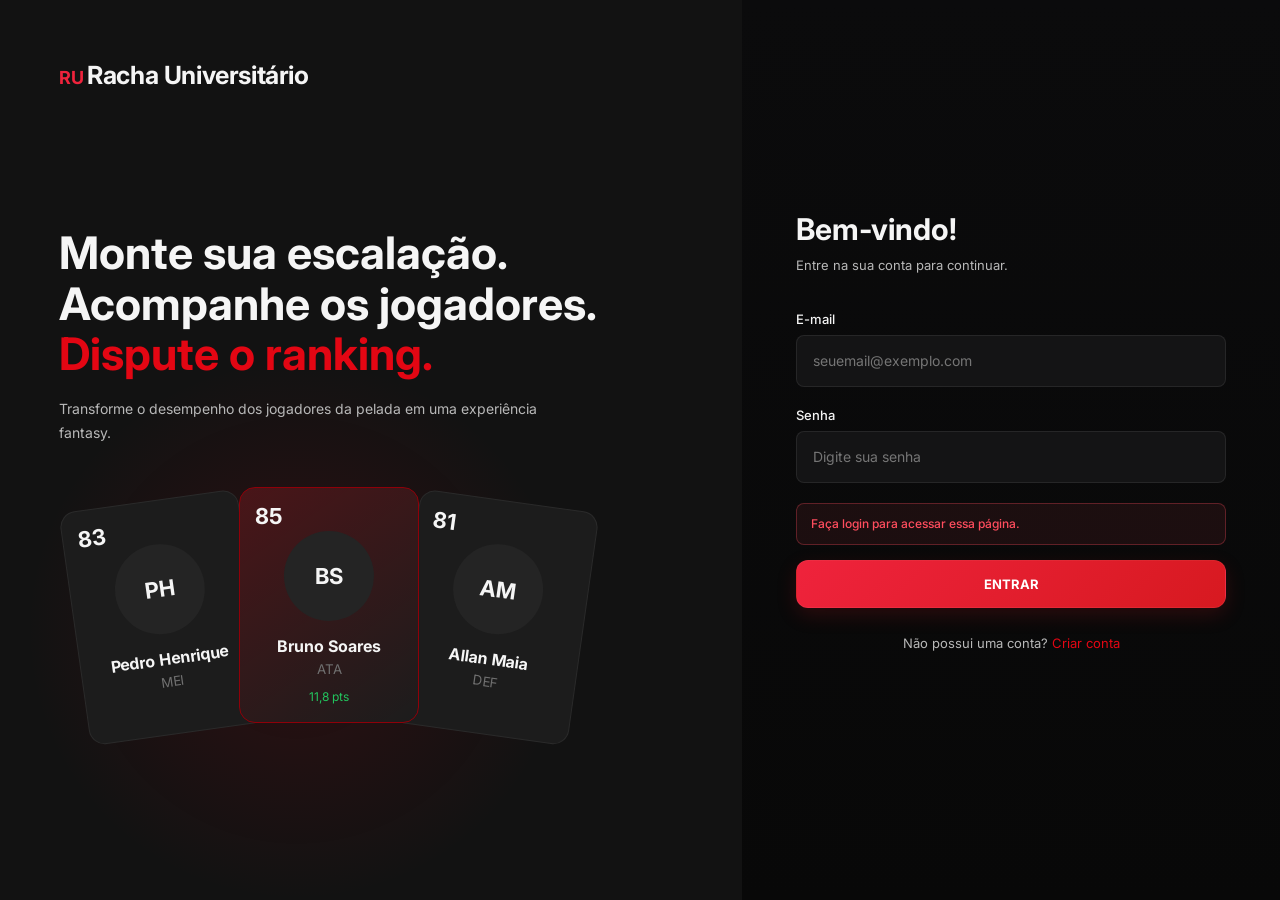
<file: ranking.html>
<!doctype html>
<html lang="pt-BR">
  <head>
    <meta charset="UTF-8" />

    <meta name="viewport" content="width=device-width, initial-scale=1.0" />

    <title>Racha Universitário | Ranking</title>
    <meta name="description" content="Ranking geral e por rodada dos participantes do Racha Universitário.">
    <meta name="theme-color" content="#0a0a0a">
    <meta property="og:title" content="Racha Universitário | Ranking">
    <meta property="og:description" content="Ranking geral e por rodada dos participantes do Racha Universitário.">
    <meta property="og:type" content="website">
    <meta property="og:site_name" content="Racha Universitário">
    <meta property="og:locale" content="pt_BR">
    <link rel="icon" type="image/svg+xml" href="imgs/favicon.svg">
    <link rel="icon" type="image/png" sizes="32x32" href="imgs/favicon-32.png">
    <link rel="apple-touch-icon" href="imgs/apple-touch-icon.png">

    <link rel="preconnect" href="https://fonts.googleapis.com" />

    <link rel="preconnect" href="https://fonts.gstatic.com" crossorigin />

    <link
      href="https://fonts.googleapis.com/css2?family=Inter:wght@400;500;600;700&display=swap"
      rel="stylesheet"
    />

    <link rel="stylesheet" href="css/style.css" />
  </head>

  <body>
    <header class="topbar">
      <a href="home.html" class="logo">
  <span data-app-sigla>RU</span>
  <strong data-app-nome>Racha Universitário</strong>
</a>

      <nav class="navigation">
        <a href="home.html"> Início </a>

        <a href="escalar.html"> Escalar </a>

        <a href="jogadores.html"> Jogadores </a>

        <a href="rodadas.html"> Rodadas </a>

        <a href="ranking.html" class="active"> Ranking </a>
      </nav>

      <a href="perfil.html" class="user-menu user-menu-link">
        <div>
  <strong id="rankingMenuName">Usuário</strong>
  <small id="rankingMenuUsername">@usuario</small>
</div>

<div class="avatar" id="rankingMenuAvatar">RU</div>
      </a>
    </header>

    <main class="container">
      <section class="page-header">
        <div>
          <h1>Ranking</h1>

          <p>
  Compare sua pontuação com os outros participantes do Racha Universitário.
</p>
        </div>
      </section>

      <!-- ABAS -->

      <div class="ranking-tabs">
        <button type="button" class="ranking-tab active" data-ranking="geral">
          Ranking Geral
        </button>

        <button type="button" class="ranking-tab" data-ranking="rodada">Rodada 05</button>
      </div>

      <!-- POSIÇÃO DO USUÁRIO -->

      <section class="my-ranking-card">
        <div>
          <span class="eyebrow"> SUA POSIÇÃO </span>

          <h2 id="myPosition">6º lugar</h2>

          <p>
  <span id="rankingUserName">Usuário</span>
  <span id="rankingUsername">• @usuario</span>
</p>
        </div>

        <div class="my-ranking-score">
          <strong id="myScore"> 327,4 </strong>

          <span id="myScoreLabel"> pontos no geral </span>
        </div>
      </section>

      <!-- PÓDIO -->

      <section class="podium-section">
        <div class="section-title">
          <div>
            <h2>Top 3</h2>
            <p>Melhores participantes.</p>
          </div>
        </div>

        <div class="podium">
          <!-- SEGUNDO -->

          <div class="podium-user second">
            <div class="podium-avatar">M</div>

            <strong class="podium-name" id="secondName"> Mariana </strong>

            <span class="podium-points" id="secondPoints"> 354,2 pts </span>

            <div class="podium-position">2º</div>
          </div>

          <!-- PRIMEIRO -->

          <div class="podium-user first">
            <span class="crown"> ★ </span>

            <div class="podium-avatar">R</div>

            <strong class="podium-name" id="firstName"> Rafael </strong>

            <span class="podium-points" id="firstPoints"> 361,8 pts </span>

            <div class="podium-position">1º</div>
          </div>

          <!-- TERCEIRO -->

          <div class="podium-user third">
            <div class="podium-avatar">B</div>

            <strong class="podium-name" id="thirdName"> Bruno </strong>

            <span class="podium-points" id="thirdPoints"> 346,7 pts </span>

            <div class="podium-position">3º</div>
          </div>
        </div>
      </section>

      <!-- CLASSIFICAÇÃO -->

      <section class="ranking-list-section">
        <div class="section-title">
          <div>
            <h2>Classificação</h2>
            <p id="rankingDescription">
              Pontuação acumulada nas rodadas finalizadas.
            </p>
          </div>
        </div>

        <div class="ranking-list-header">
          <span>#</span>

          <span>Participante</span>

          <span>Pontuação</span>
        </div>

        <div class="ranking-list" id="rankingList"></div>
      </section>
    </main>

    <script src="js/config.js"></script>
    <script src="js/jogadores.js"></script>
    <script src="js/rodadas-data.js"></script>
    <script src="js/script.js"></script>
  </body>
</html>
</file>
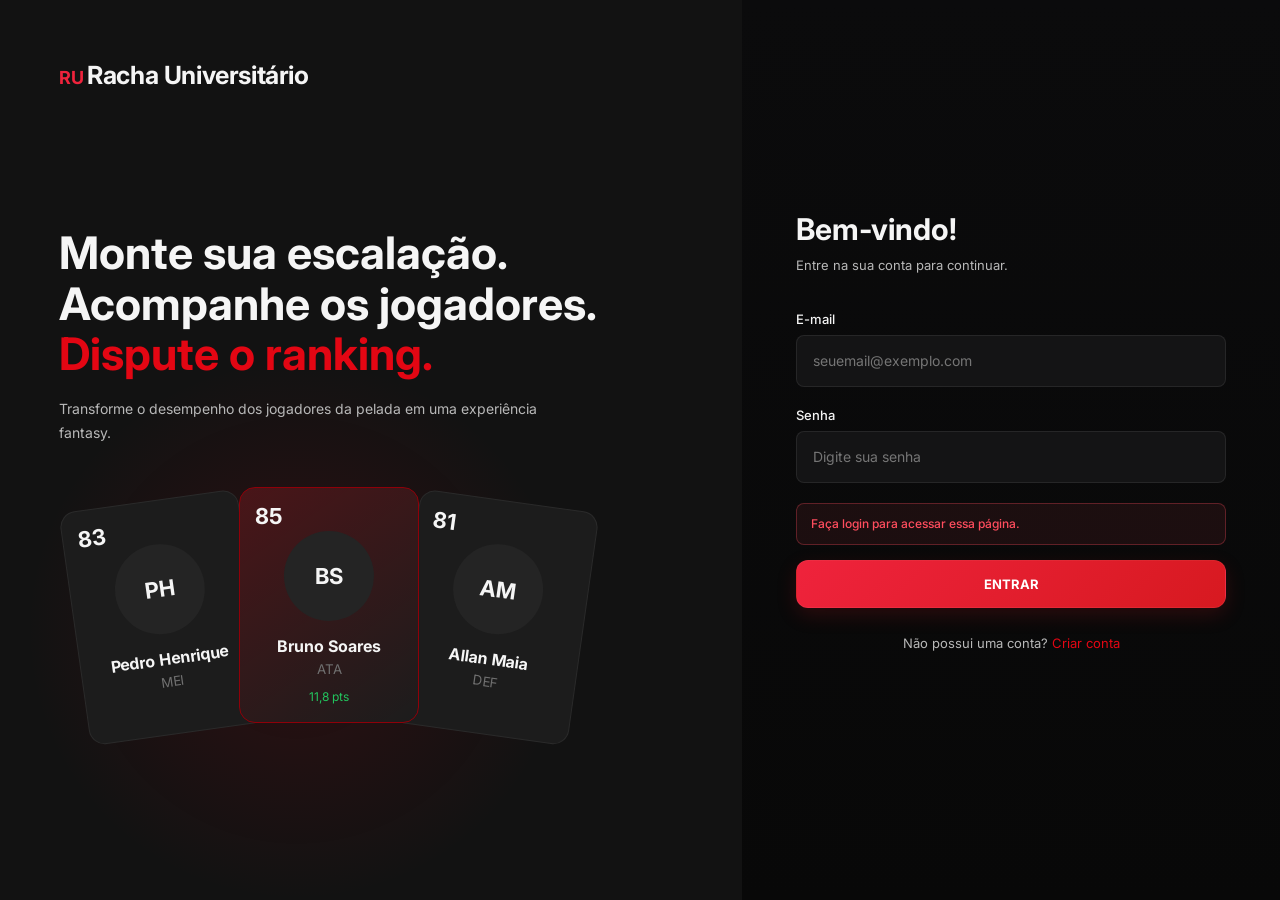
<file: rodada.html>
<!doctype html>
<html lang="pt-BR">
  <head>
    <meta charset="UTF-8" />
    <meta name="viewport" content="width=device-width, initial-scale=1.0" />

    <title>Racha Universitário | Detalhes da Rodada</title>
    <meta name="description" content="Detalhes de uma rodada do Racha Universitário: pontuação, escalação, destaques e ranking.">
    <meta name="theme-color" content="#0a0a0a">
    <meta property="og:title" content="Racha Universitário | Detalhes da Rodada">
    <meta property="og:description" content="Detalhes de uma rodada do Racha Universitário: pontuação, escalação, destaques e ranking.">
    <meta property="og:type" content="website">
    <meta property="og:site_name" content="Racha Universitário">
    <meta property="og:locale" content="pt_BR">
    <link rel="icon" type="image/svg+xml" href="imgs/favicon.svg">
    <link rel="icon" type="image/png" sizes="32x32" href="imgs/favicon-32.png">
    <link rel="apple-touch-icon" href="imgs/apple-touch-icon.png">

    <link rel="preconnect" href="https://fonts.googleapis.com" />
    <link rel="preconnect" href="https://fonts.gstatic.com" crossorigin />

    <link
      href="https://fonts.googleapis.com/css2?family=Inter:wght@400;500;600;700&display=swap"
      rel="stylesheet"
    />

    <link rel="stylesheet" href="css/style.css" />
  </head>

  <body>
    <header class="topbar">
      <a href="home.html" class="logo">
  <span data-app-sigla>RU</span>
  <strong data-app-nome>Racha Universitário</strong>
</a>

      <nav class="navigation">
        <a href="home.html">Início</a>
        <a href="escalar.html">Escalar</a>
        <a href="jogadores.html">Jogadores</a>
        <a href="rodadas.html" class="active">Rodadas</a>
        <a href="ranking.html">Ranking</a>
      </nav>

      <a href="perfil.html" class="user-menu user-menu-link">
        <div>
          <strong>Usuário</strong>
          <small>@usuario</small>
        </div>

        <div class="avatar">RU</div>
      </a>
    </header>

    <main class="container">
      <!-- VOLTAR -->

      <a href="rodadas.html" class="back-link"> ← Voltar para rodadas </a>

      <!-- CABEÇALHO -->

      <section class="page-header">
        <div>
         <div class="round-title-line">
  <h1 id="round-detail-title">
    Rodada
  </h1>

  <span
    class="status finished"
    id="round-detail-status"
  >
    FINALIZADA
  </span>
</div>

<p id="round-detail-date"></p>
        </div>
      </section>

      <!-- RODADA INEXISTENTE, ABERTA OU SEM RESULTADOS -->

      <section class="card round-status-message" id="roundStatusMessage" hidden>
        <h2 id="roundStatusTitle">Rodada indisponível</h2>
        <p id="roundStatusText"></p>
        <a
          id="roundStatusLink"
          class="btn-primary link-button"
          href="rodadas.html"
        >
          Ver todas as rodadas
        </a>
      </section>

      <!-- RESULTADO DO USUÁRIO -->

      <section class="round-result-main">
        <div class="round-score-main">
          <span class="eyebrow"> SUA PONTUAÇÃO </span>

          <div class="big-score">
  <span id="round-detail-score">
    0,0
  </span>

  <span>pts</span>
</div>

<p id="round-detail-description"></p>
        </div>

        <div class="round-ranking-main">

  <div>
    <span>Posição na rodada</span>

    <strong id="round-detail-position">
      -
    </strong>
  </div>

  <div>
    <span>Pontuação</span>

    <strong id="round-detail-score-secondary">
      -
    </strong>
  </div>

  <div>
    <span>Ranking geral</span>

    <strong id="round-detail-general-ranking">
      -
    </strong>
  </div>

</div>
      </section>

      <!-- ESCALAÇÃO -->

      <section class="round-lineup-section">
  <div class="section-title">
    <div>
      <h2>Sua escalação</h2>
      <p>Pontuação individual dos jogadores escalados.</p>
    </div>

    <strong id="round-player-count">
      0 / 7 jogadores
    </strong>
  </div>

  <div class="round-lineup-layout">
    <!-- CAMPO -->

    <div
      class="field round-finished-field"
      id="round-lineup-field"
    >
      <div class="field-line center-line"></div>
      <div class="center-circle"></div>

      <div id="round-lineup-container"></div>
    </div>

    <!-- RESUMO -->

    <aside class="round-summary-panel">
      <span class="eyebrow">RESUMO</span>

      <h2 id="summary-round-title">
        Rodada
      </h2>

      <div class="summary-divider"></div>

      <div class="summary-row">
        <span>Jogadores</span>

        <strong id="summary-player-count">
          -
        </strong>
      </div>

      <div class="summary-row">
        <span>Pontuação</span>

        <strong id="summary-score">
          -
        </strong>
      </div>

      <div class="summary-row">
        <span>Posição</span>

        <strong id="summary-position">
          -
        </strong>
      </div>

      <div class="summary-divider"></div>

      <div class="best-player-summary">
        <span>Maior pontuação da escalação</span>

        <div>
          <div
            class="player-avatar"
            id="summary-best-avatar"
          >
            -
          </div>

          <div>
            <strong id="summary-best-name">
              -
            </strong>

            <small id="summary-best-position">
              -
            </small>
          </div>
        </div>

        <strong
          class="summary-best-score"
          id="summary-best-score"
        >
          -
        </strong>
      </div>
    </aside>
  </div>
</section>

<!-- DESTAQUES -->

<section class="round-highlights-section">
  <div class="section-title">
    <div>
      <h2>Destaques da rodada</h2>

      <p id="roundHighlightsDescription">
        Jogadores que se destacaram na rodada.
      </p>
    </div>
  </div>

  <div
    class="round-highlights-grid"
    id="roundHighlightsGrid"
  ></div>
</section>

<!-- PRÉVIA RANKING -->

<section class="round-ranking-preview">
  <div class="section-title">
    <div>
      <h2 id="roundRankingTitle">
        Ranking da rodada
      </h2>

      <p>
        Confira sua posição entre os participantes.
      </p>
    </div>

    <a href="ranking.html">
      Ver ranking completo →
    </a>
  </div>

  <div class="round-ranking-list" id="roundRankingList"></div>
</section>
</main>

<script src="js/config.js"></script>
<script src="js/jogadores.js"></script>
<script src="js/rodadas-data.js"></script>
<script src="js/script.js"></script>
<script src="js/rodada.js"></script>
</body>
</html>
</file>
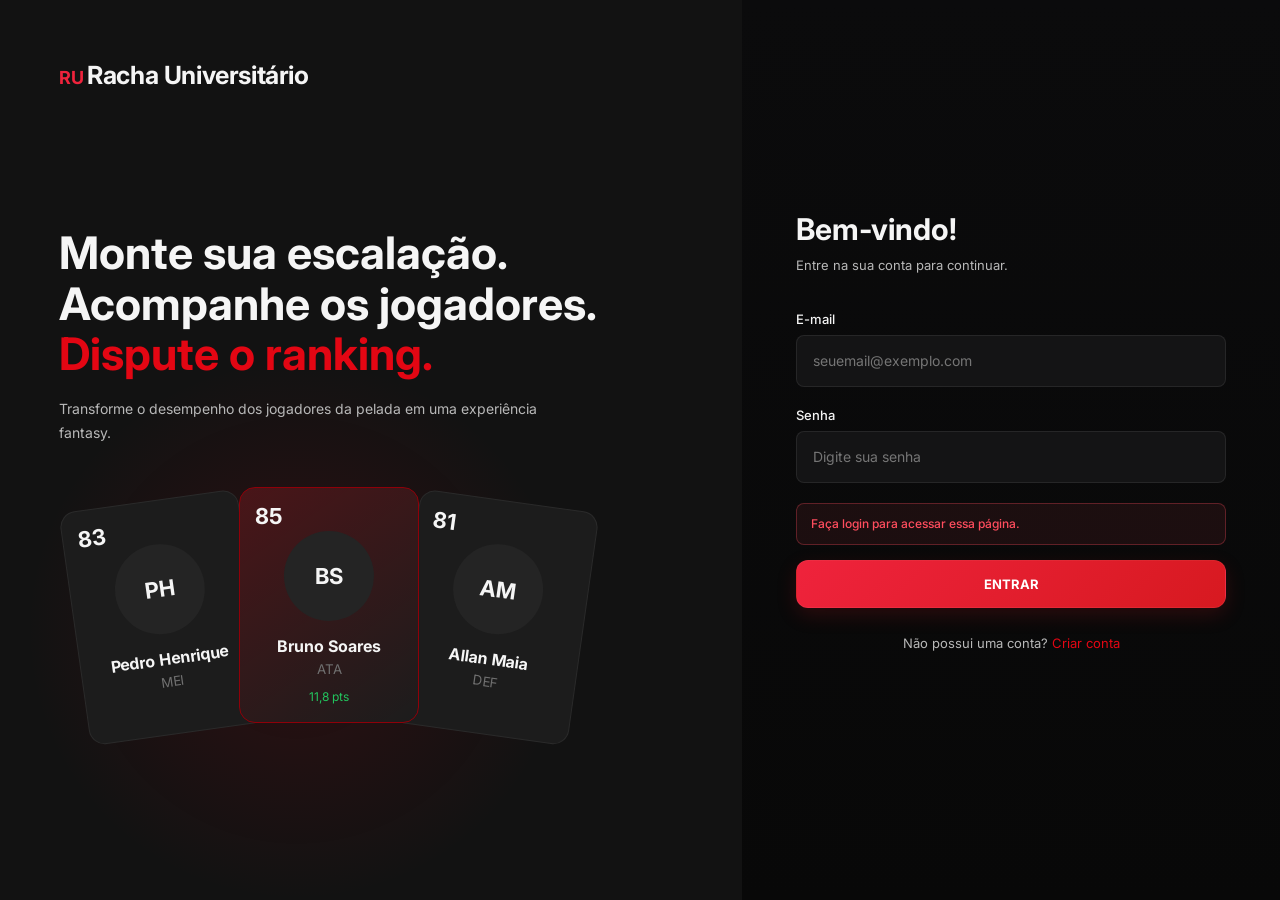
<file: rodadas.html>
<!doctype html>
<html lang="pt-BR">
  <head>
    <meta charset="UTF-8" />
    <meta name="viewport" content="width=device-width, initial-scale=1.0" />

    <title>Racha Universitário | Rodadas</title>
    <meta name="description" content="Rodada atual e histórico de rodadas do Racha Universitário.">
    <meta name="theme-color" content="#0a0a0a">
    <meta property="og:title" content="Racha Universitário | Rodadas">
    <meta property="og:description" content="Rodada atual e histórico de rodadas do Racha Universitário.">
    <meta property="og:type" content="website">
    <meta property="og:site_name" content="Racha Universitário">
    <meta property="og:locale" content="pt_BR">
    <link rel="icon" type="image/svg+xml" href="imgs/favicon.svg">
    <link rel="icon" type="image/png" sizes="32x32" href="imgs/favicon-32.png">
    <link rel="apple-touch-icon" href="imgs/apple-touch-icon.png">

    <link rel="preconnect" href="https://fonts.googleapis.com" />
    <link rel="preconnect" href="https://fonts.gstatic.com" crossorigin />
    <link
      href="https://fonts.googleapis.com/css2?family=Inter:wght@400;500;600;700&display=swap"
      rel="stylesheet"
    />

    <link rel="stylesheet" href="css/style.css" />
  </head>

  <body>
    <header class="topbar">
      <a href="home.html" class="logo">
  <span data-app-sigla>RU</span>
  <strong data-app-nome>Racha Universitário</strong>
</a>

      <nav class="navigation">
        <a href="home.html">Início</a>
        <a href="escalar.html">Escalar</a>
        <a href="jogadores.html">Jogadores</a>
        <a href="rodadas.html" class="active">Rodadas</a>
        <a href="ranking.html">Ranking</a>
      </nav>

      <a href="perfil.html" class="user-menu user-menu-link">
        <div>
          <strong>Usuário</strong>
          <small>@usuario</small>
        </div>

        <div class="avatar">RU</div>
      </a>
    </header>

    <main class="container">
      <section class="page-header">
        <div>
          <h1>Rodadas</h1>
          <p>
            Acompanhe a rodada atual e consulte seu desempenho nas rodadas
            anteriores.
          </p>
        </div>
      </section>

      <!-- RODADA ATUAL -->

      <section class="round-current-card">
        <div class="round-current-info">
          <div class="card-heading">
            <div>
              <span class="eyebrow">RODADA ATUAL</span>
              <h2>Rodada 06</h2>
            </div>

            <span class="status open"> ABERTA </span>
          </div>

         <h3 id="round-lineup-title">Prepare sua escalação</h3>

<p id="round-lineup-message">
  Sua escalação ainda possui posições disponíveis. Complete os 7
  jogadores antes do encerramento.
</p>

          <div class="round-details-grid">
            <div>
              <span>Prazo</span>
              <strong>18:30</strong>
            </div>

            <div>
  <span>Escalação</span>
  <strong id="round-lineup-count">0 / 7</strong>
</div>

<div>
  <span>Disponível</span>
  <strong
    id="round-budget-available"
    class="positive"
  >
    RU$ 90,00
  </strong>
</div>

<a
  href="escalar.html"
  class="btn-primary link-button"
  id="round-lineup-button"
>
  CONTINUAR ESCALAÇÃO
</a>

          </div>
        </div>

        <div class="round-number-decoration">06</div>
      </section>

      <!-- HISTÓRICO -->

      <section class="round-history">
        <div class="section-title">
          <div>
            <h2>Rodadas anteriores</h2>
            <p>Seu histórico no Racha Universitário.</p>
          </div>
        </div>
        <div class="rounds-grid" id="rounds-history-list">

        </div>
        
      </section>
    </main>

    <script src="js/config.js"></script>
    <script src="js/jogadores.js"></script>
    <script src="js/rodadas-data.js"></script>
    <script src="js/script.js"></script>
    <script src="js/rodadas.js"></script>
  </body>
</html>
</file>
<file: css/style.css>
/* =========================
   ORGANIZAÇÃO DESTE ARQUIVO

   O arquivo cresceu em camadas: as primeiras seções definem a base de
   cada componente e as seções posteriores ("REFINAMENTO VISUAL FINAL",
   "CORREÇÃO DO FORMATO DA CARTA" etc.) ajustam o que já existia. Como a
   ordem importa na cascata, as seções não foram reordenadas. Declarações
   sobrescritas por uma regra posterior de mesmo seletor já foram
   removidas (Etapa 2.3).

   Variáveis: há duas paletas em :root — as antigas (--red, --surface...)
   e as --ru-*. A unificação entre elas fica para a padronização visual.
========================= */

/* =========================
   CONFIGURAÇÕES GERAIS
========================= */

* {
  margin: 0;
  padding: 0;
  box-sizing: border-box;
}

:root {
  --background: #0a0a0a;
  --background-secondary: #121212;
  --surface: #1c1c1c;
  --surface-elevated: #242424;
  --red: #d0000d;
  --red-light: #e30613;
  --red-dark: #8f0009;
  --white: #ffffff;
  --text-secondary: #b8b8b8;
  --muted: #707070;
  --border: #2a2a2a;
  --border-strong: #3a3a3a;
  --green: #22c55e;
  --ru-red: #d71920;
  --ru-red-light: #ef233c;
  --ru-red-dark: var(--red-dark);
  --ru-surface: #151516;
  --ru-surface-hover: #1b1b1d;
  --ru-border: rgba(255, 255, 255, 0.08);
  --ru-border-strong: rgba(255, 255, 255, 0.14);
  --ru-text: #f5f5f5;
  --ru-text-secondary: #b5b5b8;
  --error: #ff4d5e;
  --ru-field-bg: #141415;
  --ru-field-bg-focus: #171718;
  --ru-radius-button: 12px;
  --ru-radius-compact: 9px;
  --ru-radius-field: 8px;
  --ru-focus-ring: rgba(239, 35, 60, 0.25);
}

html {
  scroll-behavior: smooth;
}

body {
  font-family: "Inter", Arial, sans-serif;
  min-height: 100vh;
}

a {
  color: inherit;
  text-decoration: none;
}

button,
input {
  font-family: inherit;
}

button {
  cursor: pointer;
}

/* =========================
   BARRA SUPERIOR
========================= */

.topbar {
  display: flex;
  align-items: center;
  padding: 0 5%;
  position: sticky;
  top: 0;
  z-index: 100;
}

.logo {
  font-size: 20px;
  margin-right: 60px;
  white-space: nowrap;
}

.navigation {
  display: flex;
  align-items: center;

  gap: 10px;

  flex: 1;
}

.navigation a {
  padding: 12px 16px;
  border-radius: 8px;
  font-size: 14px;
  font-weight: 500;
}

.navigation a.active::after {
  content: "";
  display: block;
  margin: 6px auto -6px;
  border-radius: 20px;
}

.user-menu {
  display: flex;
  align-items: center;

  gap: 12px;
}

.user-menu > div:first-child {
  display: flex;
  flex-direction: column;

  text-align: right;
}

.user-menu strong {
  font-size: 13px;
}

.user-menu small {
  color: var(--muted);

  margin-top: 3px;
}

.avatar {
  width: 42px;
  height: 42px;

  border-radius: 50%;

  background: var(--surface-elevated);

  display: flex;
  align-items: center;
  justify-content: center;

  font-size: 13px;
  font-weight: 700;

  border: 1px solid var(--border-strong);
}

/* =========================
   CONTEÚDO
========================= */

.container {
  margin: 0 auto;
  padding: 45px 0 80px;
}

.page-header {
  display: flex;
  align-items: center;
  justify-content: space-between;
}

.page-header h1 {
  margin-bottom: 8px;
}

.page-header p {
  font-size: 14px;
}

.round-label {
  padding: 10px 14px;
  border-radius: 8px;
  font-size: 12px;
  font-weight: 600;
}

.round-status {
  display: flex;
  align-items: center;

  gap: 15px;

  color: var(--text-secondary);

  font-size: 13px;
}

/* =========================
   ELEMENTOS GERAIS
========================= */

.card {
  padding: 24px;
}

.eyebrow {
  font-size: 11px;
}

.status {
  display: inline-flex;

  padding: 7px 10px;

  border-radius: 999px;

  font-size: 11px;
  font-weight: 700;
}

.position {
  display: inline-flex;

  padding: 5px 8px;

  border-radius: 999px;

  background: var(--surface-elevated);

  color: var(--text-secondary);

  font-size: 11px;
  font-weight: 600;
}

.positive {
  color: var(--green) !important;
}

.muted {
  color: var(--muted);
}

.btn-primary {
  height: 48px;
  padding: 0 22px;
  border-radius: var(--ru-radius-button);
}

.link-button {
  display: inline-flex;
  align-items: center;
  justify-content: center;

  font-size: 13px;
}

.btn-disabled {
  width: 100%;
  height: 48px;

  margin: 24px 0 10px;

  border: 0;

  border-radius: 12px;

  background: var(--surface-elevated);

  color: var(--muted);

  font-weight: 600;

  cursor: not-allowed;
}

/* =========================
   HOME
========================= */

.home-grid {
  display: grid;
}

.card-heading {
  display: flex;
  justify-content: space-between;
  align-items: flex-start;

  gap: 20px;
}

.card-heading h2 {
  margin-top: 6px;

  font-size: 25px;
}

.current-round > p {
  color: var(--text-secondary);

  margin-top: 7px;

  font-size: 14px;
}

.progress-info {
  display: flex;
  justify-content: space-between;

  margin-top: 25px;

  color: var(--text-secondary);

  font-size: 12px;
}

.progress {
  height: 7px;

  margin-top: 10px;

  background: var(--surface-elevated);

  border-radius: 100px;

  overflow: hidden;
}

.progress-bar {
  width: 0;
  height: 100%;

  background: var(--red);

  border-radius: 100px;

  transition: width 0.3s ease;
}

.round-bottom {
  display: flex;
  align-items: flex-end;

  gap: 35px;

  margin-top: 30px;
}

.round-bottom > div {
  display: flex;
  flex-direction: column;

  gap: 5px;
}

.round-bottom small {
  color: var(--muted);
}

.round-bottom .link-button {
  margin-left: auto;
}

.performance {
  display: flex;
  flex-direction: column;
}

.performance-grid {
  display: grid;
  grid-template-columns: 1fr;
}

.performance-grid > div {
  display: flex;
  flex-direction: column;
  padding-bottom: 15px;
}

.performance-grid > div:last-child {
  border: 0;
}

.performance-grid span {
  font-size: 12px;
  margin-top: 4px;
}

.content-grid {
  display: grid;
}

.section-title {
  display: flex;
  justify-content: space-between;
  align-items: flex-end;
}

.section-title h2 {
  margin-bottom: 5px;
}

.section-title p {
  font-size: 12px;
}

.section-title a {
  padding: 8px 0;

  color: var(--red-light);

  font-size: 13px;
}

/* =========================
   CAMPO
========================= */

.field {
  min-height: 580px;
  padding: 35px 50px;
  border: 1px solid var(--border-strong);
  border-radius: 16px;
  position: relative;
  overflow: hidden;
  display: flex;
  flex-direction: column;
  justify-content: space-around;
}

.field::before {
  content: "";

  position: absolute;

  inset: 18px;

  border: 1px solid rgba(255, 255, 255, 0.08);

  pointer-events: none;
}

.center-line {
  position: absolute;
  left: 18px;
  right: 18px;
  top: 50%;
  height: 1px;
}

.center-circle {
  position: absolute;

  width: 100px;
  height: 100px;

  border: 1px solid rgba(255, 255, 255, 0.08);

  border-radius: 50%;

  top: 50%;
  left: 50%;

  transform: translate(-50%, -50%);
}

.formation-row {
  display: flex;
  align-items: center;
  justify-content: space-around;

  position: relative;

  z-index: 2;
}

.goalkeeper {
  justify-content: center;
}

.player-slot {
  width: 110px;

  display: flex;
  flex-direction: column;
  align-items: center;

  color: var(--white);
}

.player-avatar {
  width: 56px;
  height: 56px;

  border-radius: 50%;

  background: var(--surface-elevated);

  border: 1px solid var(--border-strong);

  display: flex;
  align-items: center;
  justify-content: center;

  font-size: 13px;
  font-weight: 700;

  margin-bottom: 8px;
}

.player-slot strong {
  font-size: 13px;
}

.player-slot span {
  color: var(--muted);

  font-size: 10px;

  margin-top: 3px;
}

.player-slot.empty .player-avatar {
  border: 1px dashed var(--red);
  font-size: 24px;
  transition: 0.2s;
}

.player-slot.empty:hover .player-avatar {
  transform: scale(1.05);
}

.large-field {
  min-height: 720px;
}

/* =========================
   DESTAQUES
========================= */

.highlights {
  display: flex;
  flex-direction: column;
}

.highlight-card {
  display: flex;
  align-items: center;
  gap: 15px;
  border-radius: 12px;
}

.highlight-card .player-avatar {
  flex-shrink: 0;

  margin: 0;
}

.highlight-card p {
  font-size: 11px;
  margin-top: 4px;
}

/* =========================
   ESCALAR
========================= */

.lineup-panel > p {
  color: var(--text-secondary);

  margin-top: 15px;

  font-size: 13px;
}

.lineup-panel hr {
  border-top: 1px solid var(--border);
}

.budget-row {
  display: flex;
  justify-content: space-between;

  margin-top: 17px;

  font-size: 13px;
}

/* =========================
   JOGADORES
========================= */

.filters {
  display: flex;
  align-items: center;

  gap: 20px;

  margin-bottom: 40px;
}

.filters input {
  width: 420px;
  height: 48px;
  padding: 0 16px;
  border: 1px solid var(--border);
  outline: none;
  border-radius: var(--ru-radius-field);
  background: var(--surface);
  color: var(--white);
}

.filters input:focus {
  border-color: var(--red);
}

.filter-buttons {
  display: flex;

  gap: 8px;
}

.filter {
  height: 38px;
  padding: 0 15px;
  border: 1px solid var(--border);
  border-radius: 100px;
}

.filter:hover {
  color: var(--white);
}

.featured-players {
  display: grid;

  grid-template-columns: repeat(3, 1fr);

  gap: 18px;

  margin-bottom: 45px;
}

.featured-player {
  min-height: 340px;

  padding: 22px;

  border-radius: 16px;

  background:
    linear-gradient(145deg, rgba(208, 0, 13, 0.16), transparent 45%),
    var(--surface);

  border: 1px solid var(--border);

  transition: 0.2s;
}

.featured-player:hover {
  transform: translateY(-4px);

  border-color: var(--red-dark);
}

.featured-top {
  display: flex;
  justify-content: space-between;

  align-items: flex-start;
}

.featured-top > div {
  display: flex;
  flex-direction: column;
}

.big-ovr {
  font-size: 32px;
}

.featured-top > div span {
  color: var(--muted);

  font-size: 10px;
}

.featured-photo {
  width: 100px;
  height: 100px;

  margin: 20px auto;

  border-radius: 50%;

  display: flex;
  align-items: center;
  justify-content: center;

  background: var(--surface-elevated);

  font-size: 25px;
  font-weight: 700;

  border: 1px solid var(--border-strong);
}

.featured-player h3 {
  text-align: center;

  margin-bottom: 18px;
}

.featured-data {
  display: flex;
  justify-content: space-between;

  margin-bottom: 12px;

  font-size: 13px;
}

.players-section {
  margin-top: 20px;
}

.players-list {
  border: 1px solid var(--border);

  border-radius: 14px;

  overflow: hidden;
}

.player-row {
  display: grid;

  grid-template-columns:
    minmax(180px, 2fr)
    80px
    90px
    100px
    110px
    110px
    110px;

  gap: 10px;

  align-items: center;

  min-height: 80px;

  padding: 12px 20px;

  background: var(--surface);

  border-bottom: 1px solid var(--border);

  transition: 0.2s;
}

.player-row:last-child {
  border: 0;
}

.player-row:hover {
  background: var(--surface-elevated);
}

.player-name {
  display: flex;
  align-items: center;

  gap: 12px;
}

.player-name .player-avatar {
  width: 45px;
  height: 45px;

  margin: 0;
}

.player-name strong {
  font-size: 13px;
}

.player-row > span,
.player-row > strong {
  font-size: 12px;
}

/* Abaixo de 1024px as sete colunas não cabem na linha. Nome e ação
   (seta ou botão Escalar) ficam na primeira linha e as estatísticas na
   seguinte, sem esconder nenhuma informação. */

@media (max-width: 1023px) {
  .player-row {
    display: flex;
    flex-wrap: wrap;
    align-items: center;
    gap: 8px 14px;

    padding: 14px 16px;
  }

  .player-row .player-name {
    order: 1;
    flex: 1 1 0;
  }

  .player-row > :last-child {
    order: 2;
    flex: 0 0 auto;
    width: auto;
  }

  /* Força a quebra de linha antes das estatísticas */

  .player-row::after {
    content: "";
    order: 2;
    flex: 0 0 100%;
    height: 0;
    margin-top: -8px;
  }

  .player-row > span,
  .player-row > strong {
    order: 3;
  }
}

/* =========================
   DETALHES DO JOGADOR
========================= */

.back-link {
  display: inline-block;

  padding: 8px 0;

  color: var(--text-secondary);

  font-size: 13px;

  margin-bottom: 30px;
}

.back-link:hover {
  color: var(--white);
}

.player-details {
  display: grid;

  grid-template-columns: 350px 1fr;

  gap: 40px;

  align-items: start;
}

.player-information > h1 {
  font-size: 38px;

  margin: 12px 0 8px;
}

.player-information > p {
  color: var(--text-secondary);
}

.player-summary {
  display: grid;

  grid-template-columns: repeat(3, 1fr);

  gap: 15px;

  margin: 30px 0;
}

.player-summary .card {
  display: flex;
  flex-direction: column;

  gap: 10px;
}

.player-summary small {
  color: var(--text-secondary);
}

.player-summary strong {
  font-size: 20px;
}

.last-round-heading {
  display: flex;
  justify-content: space-between;
  align-items: center;

  margin-top: 12px;
}

.last-round-heading p {
  color: var(--text-secondary);

  margin-top: 5px;

  font-size: 12px;
}

.last-round-heading > strong {
  font-size: 30px;
}

.attributes-section {
  margin-top: 50px;
}

.attributes-grid {
  display: grid;

  grid-template-columns: repeat(2, 1fr);

  gap: 18px 40px;

  background: var(--surface);

  border: 1px solid var(--border);

  border-radius: 16px;

  padding: 30px;
}

.attribute > div:first-child {
  display: flex;
  justify-content: space-between;

  margin-bottom: 8px;

  font-size: 13px;
}

.attribute-background {
  height: 7px;

  background: var(--surface-elevated);

  border-radius: 100px;

  overflow: hidden;
}

.attribute-background div {
  height: 100%;

  background: var(--red);

  border-radius: 100px;
}

/* =========================
   LOGIN
========================= */

.login-body {
  overflow-x: hidden;
}

.login-page {
  min-height: 100vh;

  display: grid;

  grid-template-columns: 58% 42%;
}

.login-presentation {
  padding: 60px 8%;

  display: flex;
  flex-direction: column;

  background:
    radial-gradient(circle at 40% 70%, rgba(208, 0, 13, 0.14), transparent 35%),
    var(--background-secondary);
}

.brand {
  font-size: 22px;
  font-weight: 700;
}

.presentation-content {
  margin: auto 0;

  max-width: 700px;
}

.presentation-content h1 {
  font-size: clamp(36px, 4vw, 60px);

  line-height: 1.08;

  margin: 20px 0;
}

.presentation-content h1 span {
  color: var(--red-light);
}

.presentation-content > p {
  max-width: 550px;

  color: var(--text-secondary);

  line-height: 1.6;
}

.preview-cards {
  display: flex;
  align-items: center;

  margin-top: 60px;

  height: 260px;
}

.preview-player {
  width: 180px;
  min-height: 235px;

  padding: 18px;

  border-radius: 16px;

  background: var(--surface);

  border: 1px solid var(--border);

  display: flex;
  flex-direction: column;
  align-items: center;

  position: relative;
}

.preview-player.main-card {
  z-index: 2;

  transform: translateY(-15px);

  border-color: var(--red-dark);

  background:
    linear-gradient(145deg, rgba(208, 0, 13, 0.25), transparent), var(--surface);
}

.preview-player.side-card:first-child {
  transform: rotate(-8deg) translateX(15px);
}

.preview-player.side-card:last-child {
  transform: rotate(8deg) translateX(-15px);
}

.preview-ovr {
  position: absolute;

  top: 15px;
  left: 15px;

  font-size: 22px;
  font-weight: 700;
}

.fake-photo {
  width: 90px;
  height: 90px;

  border-radius: 50%;

  margin: 25px 0 15px;

  background: var(--surface-elevated);

  display: flex;
  align-items: center;
  justify-content: center;

  font-size: 22px;
  font-weight: 700;
}

.preview-player small {
  color: var(--muted);

  margin-top: 5px;
}

.preview-player .points {
  color: var(--green);

  margin-top: 12px;

  font-size: 12px;
}

.login-area {
  display: flex;
  align-items: center;
  justify-content: center;

  padding: 50px;
}

.login-form {
  width: min(430px, 100%);
}

.mobile-brand {
  display: none;
}

.login-form h2 {
  margin-bottom: 8px;
}

.login-form > p {
  color: var(--text-secondary);

  margin-bottom: 35px;
}

.form-group {
  display: flex;
  flex-direction: column;

  gap: 8px;

  margin-bottom: 20px;
}

.form-group label {
  font-size: 13px;
  font-weight: 500;
}

.form-group input {
  width: 100%;
  height: 52px;
  padding: 0 16px;
  outline: none;
  border: 1px solid var(--border);
  border-radius: var(--ru-radius-field);
  background: var(--surface);
  color: var(--white);
}

.form-group input:focus {
  border-color: var(--red);
}

.login-form .btn-primary {
  width: 100%;
}

.register-text {
  text-align: center;

  font-size: 13px;

  margin-top: 25px !important;
}

.register-text a {
  color: var(--red-light);
}

/* =========================
   RESPONSIVIDADE
========================= */

@media (max-width: 950px) {

  .logo {
    margin-right: auto;
  }

  .navigation {
    order: 3;

    width: 100%;

    margin-top: 15px;

    overflow-x: auto;
  }

  .user-menu > div:first-child {
    display: none;
  }

  .home-grid,
  .content-grid,
  .lineup-layout,
  .player-details {
    grid-template-columns: 1fr;
  }

  .featured-players {
    grid-template-columns: 1fr 1fr;
  }

  .player-summary {
    grid-template-columns: 1fr;
  }

  .login-page {
    grid-template-columns: 1fr;
  }

  .login-presentation {
    display: none;
  }

  .login-area {
    min-height: 100vh;
  }

  .mobile-brand {
    display: block;

    color: var(--red-light);

    font-weight: 700;

    margin-bottom: 35px;
  }
}

@media (max-width: 650px) {
  .container {
    width: 92%;

    padding-top: 30px;
  }

  .page-header {
    align-items: flex-start;
    flex-direction: column;

    gap: 15px;
  }

  .round-bottom {
    flex-wrap: wrap;
  }

  .round-bottom .link-button {
    width: 100%;

    margin-left: 0;
  }

  .filters {
    flex-direction: column;
    align-items: stretch;
  }

  .filters input {
    width: 100%;
  }

  .filter-buttons {
    overflow-x: auto;
  }

  .featured-players {
    grid-template-columns: 1fr;
  }

  .attributes-grid {
    grid-template-columns: 1fr;
  }

  .field {
    padding-left: 15px;
    padding-right: 15px;
  }

  .player-slot {
    width: 90px;
  }

  .user-menu {
    display: none;
  }
}

/* =========================
   RODADAS
========================= */

.round-current-card {
  min-height: 310px;

  display: grid;
  grid-template-columns: 2fr 1fr;

  overflow: hidden;

  background:
    linear-gradient(120deg, rgba(208, 0, 13, 0.15), transparent 45%),
    var(--surface);

  border: 1px solid var(--border);

  border-radius: 18px;

  margin-bottom: 50px;
}

.round-current-info {
  padding: 32px;
}

.round-current-info h3 {
  margin-top: 30px;

  font-size: 20px;
}

.round-current-info > p {
  color: var(--text-secondary);

  margin-top: 8px;

  line-height: 1.5;

  max-width: 600px;

  font-size: 13px;
}

.round-details-grid {
  display: flex;

  gap: 50px;

  margin: 28px 0;
}

.round-details-grid div {
  display: flex;
  flex-direction: column;

  gap: 6px;
}

.round-details-grid span {
  color: var(--muted);

  font-size: 11px;
}

.round-details-grid strong {
  font-size: 16px;
}

.round-number-decoration {
  display: flex;
  align-items: center;
  justify-content: center;

  color: rgba(255, 255, 255, 0.05);

  font-size: 170px;
  font-weight: 700;

  background: linear-gradient(135deg, rgba(208, 0, 13, 0.12), transparent);
}

.rounds-grid {
  display: grid;

  grid-template-columns: repeat(3, 1fr);

  gap: 18px;
}

.round-history-card {
  padding: 22px;

  background: var(--surface);

  border: 1px solid var(--border);

  border-radius: 14px;

  transition: 0.2s;
}

.round-history-card:hover {
  transform: translateY(-3px);

  border-color: var(--border-strong);
}

.round-history-header {
  display: flex;
  justify-content: space-between;
  align-items: flex-start;
}

.round-history-header h3 {
  margin-top: 5px;
}

.status.finished {
  color: var(--text-secondary);

  background: var(--surface-elevated);
}

.round-date {
  display: block;

  color: var(--muted);

  font-size: 11px;

  margin-top: 10px;
}

.round-result {
  display: grid;

  grid-template-columns: 1fr 1fr;

  gap: 10px;

  margin: 28px 0;
}

.round-result div {
  display: flex;
  flex-direction: column;

  gap: 4px;
}

.round-result strong {
  font-size: 26px;
}

.round-result span {
  color: var(--text-secondary);

  font-size: 11px;
}

.round-details-button {
  width: 100%;
  height: 40px;
  background: var(--surface-elevated);
  color: var(--white);
  border: 1px solid var(--border);
  border-radius: var(--ru-radius-compact);
  font-size: 12px;
  font-weight: 600;
  transition: 0.2s;
}

.round-details-button:hover {
  background: var(--red);

  border-color: var(--red);
}

/* =========================
   RANKING
========================= */

.ranking-tabs {
  display: inline-flex;

  gap: 5px;

  padding: 5px;

  background: var(--surface);

  border: 1px solid var(--border);

  border-radius: 10px;

  margin-bottom: 30px;
}

.ranking-tab {
  height: 40px;

  padding: 0 20px;

  border: 0;

  border-radius: 7px;

  background: transparent;

  color: var(--text-secondary);

  font-weight: 500;
}

.ranking-tab.active {
  background: var(--red);

  color: var(--white);
}

.my-ranking-card {
  display: flex;
  align-items: center;
  justify-content: space-between;

  padding: 28px 32px;

  background:
    linear-gradient(110deg, rgba(208, 0, 13, 0.16), transparent 50%),
    var(--surface);

  border: 1px solid var(--red-dark);

  border-radius: 16px;

  margin-bottom: 50px;
}

.my-ranking-card h2 {
  font-size: 30px;

  margin: 7px 0;
}

.my-ranking-card p {
  color: var(--text-secondary);

  font-size: 13px;
}

.my-ranking-card p span {
  color: var(--muted);
}

.my-ranking-score {
  display: flex;
  flex-direction: column;

  text-align: right;
}

.my-ranking-score strong {
  font-size: 34px;
}

.my-ranking-score span {
  color: var(--text-secondary);

  font-size: 11px;

  margin-top: 5px;
}

/* PÓDIO */

.podium {
  min-height: 300px;

  display: flex;
  align-items: flex-end;
  justify-content: center;

  gap: 12px;

  margin-bottom: 55px;
}

.podium-user {
  width: 190px;

  display: flex;
  flex-direction: column;
  align-items: center;

  position: relative;
}

.podium-avatar {
  width: 64px;
  height: 64px;

  border-radius: 50%;

  display: flex;
  align-items: center;
  justify-content: center;

  background: var(--surface-elevated);

  border: 2px solid var(--border-strong);

  font-weight: 700;

  margin-bottom: 10px;
}

.podium-name {
  font-size: 14px;
}

.podium-points {
  color: var(--text-secondary);

  font-size: 11px;

  margin: 5px 0 15px;
}

.podium-position {
  width: 100%;

  display: flex;
  align-items: center;
  justify-content: center;

  background: var(--surface);

  border: 1px solid var(--border);

  border-radius: 12px 12px 0 0;

  font-size: 30px;
  font-weight: 700;
}

.podium-user.first .podium-position {
  height: 140px;

  color: #f2b84b;

  border-color: rgba(242, 184, 75, 0.3);
}

.podium-user.second .podium-position {
  height: 105px;
}

.podium-user.third .podium-position {
  height: 80px;
}

.podium-user.first .podium-avatar {
  border-color: #f2b84b;
}

.crown {
  color: #f2b84b;

  font-size: 22px;

  margin-bottom: 8px;
}

/* LISTA DO RANKING */

.ranking-list {
  border: 1px solid var(--border);

  border-radius: 0 0 14px 14px;

  overflow: hidden;
}

.ranking-list-header {
  display: grid;

  grid-template-columns: 70px 1fr 150px;

  padding: 13px 20px;

  background: var(--background-secondary);

  color: var(--muted);

  font-size: 10px;
  font-weight: 600;

  text-transform: uppercase;

  border: 1px solid var(--border);

  border-bottom: 0;

  border-radius: 14px 14px 0 0;
}

.ranking-row {
  display: grid;

  grid-template-columns: 70px 1fr 150px;

  align-items: center;

  min-height: 72px;

  padding: 10px 20px;

  background: var(--surface);

  border-bottom: 1px solid var(--border);
}

.ranking-row:last-child {
  border-bottom: 0;
}

.ranking-row.current-user {
  background:
    linear-gradient(90deg, rgba(208, 0, 13, 0.13), transparent), var(--surface);
}

.ranking-position {
  font-size: 17px;
  font-weight: 700;
}

.ranking-user {
  display: flex;
  align-items: center;

  gap: 12px;
}

.ranking-user-avatar {
  width: 40px;
  height: 40px;

  display: flex;
  align-items: center;
  justify-content: center;

  border-radius: 50%;

  background: var(--surface-elevated);

  border: 1px solid var(--border-strong);

  font-size: 11px;
  font-weight: 700;
}

.ranking-user div:last-child {
  display: flex;
  flex-direction: column;

  gap: 3px;
}

.ranking-user strong {
  font-size: 13px;
}

.ranking-user small {
  color: var(--muted);

  font-size: 10px;
}

.ranking-score {
  font-size: 15px;
  font-weight: 600;
}

/* RESPONSIVIDADE NOVAS TELAS */

@media (max-width: 950px) {
  .round-current-card {
    grid-template-columns: 1fr;
  }

  .round-number-decoration {
    display: none;
  }

  .rounds-grid {
    grid-template-columns: repeat(2, 1fr);
  }
}

@media (max-width: 650px) {
  .round-details-grid {
    gap: 20px;

    flex-wrap: wrap;
  }

  .rounds-grid {
    grid-template-columns: 1fr;
  }

  .my-ranking-card {
    align-items: flex-start;
    flex-direction: column;

    gap: 25px;
  }

  .my-ranking-score {
    text-align: left;
  }

  .podium-user {
    width: 30%;
  }

  .ranking-list-header,
  .ranking-row {
    grid-template-columns: 45px 1fr 80px;
  }
}

/* =========================
   DETALHES DA RODADA
========================= */

.round-title-line {
  display: flex;
  align-items: center;

  gap: 15px;
}

/* RESULTADO PRINCIPAL */

.round-result-main {
  min-height: 230px;

  display: grid;

  grid-template-columns: 1fr 1.4fr;

  margin-bottom: 50px;

  overflow: hidden;

  border: 1px solid var(--border);

  border-radius: 18px;

  background:
    linear-gradient(120deg, rgba(208, 0, 13, 0.16), transparent 45%),
    var(--surface);
}

.round-score-main {
  padding: 32px;

  display: flex;
  flex-direction: column;
  justify-content: center;

  border-right: 1px solid var(--border);
}

.big-score {
  margin: 10px 0;

  font-size: 58px;
  font-weight: 700;

  line-height: 1;
}

.big-score span {
  color: var(--text-secondary);

  font-size: 20px;
  font-weight: 500;
}

.round-score-main p {
  color: var(--text-secondary);

  font-size: 12px;
}

.round-ranking-main {
  display: grid;

  grid-template-columns: repeat(3, 1fr);

  align-items: center;
}

.round-ranking-main > div {
  min-height: 100px;

  display: flex;
  flex-direction: column;
  justify-content: center;

  gap: 8px;

  padding: 25px;

  border-right: 1px solid var(--border);
}

.round-ranking-main > div:last-child {
  border-right: 0;
}

.round-ranking-main span {
  color: var(--muted);

  font-size: 11px;
}

.round-ranking-main strong {
  font-size: 25px;
}

/* CAMPO + RESUMO */

.round-lineup-section {
  margin-bottom: 55px;
}

.round-lineup-layout {
  display: grid;

  grid-template-columns: minmax(0, 2fr) 330px;

  gap: 22px;

  align-items: stretch;
}

.round-finished-field {
  min-height: 720px;
}

.result-player {
  width: 115px;

  display: flex;
  flex-direction: column;
  align-items: center;

  color: var(--white);

  position: relative;

  z-index: 2;
}

.result-player .player-avatar {
  transition: 0.2s;
}

a.result-player:hover .player-avatar {
  border-color: var(--red);

  transform: translateY(-2px);
}

.result-player > strong {
  font-size: 13px;
}

.result-player > span {
  color: var(--muted);

  margin-top: 3px;

  font-size: 10px;
}

.player-round-points {
  margin-top: 7px;

  padding: 5px 8px;

  border-radius: 999px;

  background: var(--surface-elevated);

  border: 1px solid var(--border);

  font-size: 11px;
  font-weight: 600;
}

/* RESUMO */

.round-summary-panel {
  padding: 25px;

  background: var(--surface);

  border: 1px solid var(--border);

  border-radius: 16px;
}

.round-summary-panel > h2 {
  margin-top: 7px;

  font-size: 24px;
}

.summary-divider {
  height: 1px;

  margin: 24px 0;

  background: var(--border);
}

.summary-row {
  display: flex;
  justify-content: space-between;
  align-items: center;

  margin-bottom: 18px;
}

.summary-row span {
  color: var(--text-secondary);

  font-size: 12px;
}

.summary-row strong {
  font-size: 14px;
}

.best-player-summary > span {
  display: block;

  color: var(--muted);

  margin-bottom: 15px;

  font-size: 10px;
}

.best-player-summary > div {
  display: flex;
  align-items: center;

  gap: 12px;
}

.best-player-summary .player-avatar {
  width: 44px;
  height: 44px;

  margin: 0;
}

.best-player-summary > div > div:last-child {
  display: flex;
  flex-direction: column;

  gap: 4px;
}

.best-player-summary small {
  color: var(--muted);
}

.summary-best-score {
  display: block;

  margin-top: 20px;

  font-size: 28px;
}

/* DESTAQUES */

.round-highlights-section {
  margin-bottom: 55px;
}

.round-highlights-grid {
  display: grid;

  grid-template-columns: repeat(3, 1fr);

  gap: 18px;
}

.round-highlight-box {
  padding: 22px;

  background: var(--surface);

  border: 1px solid var(--border);

  border-radius: 14px;
}

.highlight-icon {
  width: 34px;
  height: 34px;

  display: flex;
  align-items: center;
  justify-content: center;

  margin-bottom: 20px;

  border-radius: 9px;

  background: rgba(242, 184, 75, 0.12);

  color: #f2b84b;

  font-weight: 700;
}

.highlight-icon.red-highlight {
  background: rgba(208, 0, 13, 0.12);

  color: var(--red-light);
}

.round-highlight-player {
  display: flex;
  align-items: center;

  gap: 12px;

  margin-top: 17px;
}

.round-highlight-player .player-avatar {
  width: 48px;
  height: 48px;

  margin: 0;
}

.round-highlight-player h3 {
  font-size: 14px;

  margin-bottom: 4px;
}

.round-highlight-player span {
  color: var(--muted);

  font-size: 10px;
}

.highlight-score {
  display: block;

  margin-top: 22px;

  font-size: 25px;
}

/* PRÉVIA DO RANKING */

.round-ranking-preview {
  margin-bottom: 30px;
}

.round-ranking-list {
  overflow: hidden;

  border: 1px solid var(--border);

  border-radius: 14px;
}

.round-ranking-row {
  min-height: 65px;

  display: grid;

  grid-template-columns: 60px 45px 1fr 120px;

  align-items: center;

  gap: 10px;

  padding: 10px 20px;

  background: var(--surface);

  border-bottom: 1px solid var(--border);
}

.round-ranking-row:last-child {
  border-bottom: 0;
}

.round-ranking-row.current-user {
  background:
    linear-gradient(90deg, rgba(208, 0, 13, 0.15), transparent), var(--surface);
}

.round-ranking-row > strong:first-child {
  font-size: 16px;
}

.round-ranking-row > span {
  font-size: 13px;
}

.round-ranking-row > strong:last-child {
  text-align: right;

  font-size: 13px;
}

/* RESPONSIVIDADE */

@media (max-width: 950px) {
  .round-result-main {
    grid-template-columns: 1fr;
  }

  .round-score-main {
    border-right: 0;

    border-bottom: 1px solid var(--border);
  }

  .round-lineup-layout {
    grid-template-columns: 1fr;
  }

  .round-highlights-grid {
    grid-template-columns: 1fr 1fr;
  }
}

@media (max-width: 650px) {
  .round-ranking-main {
    grid-template-columns: 1fr;
  }

  .round-ranking-main > div {
    min-height: auto;

    border-right: 0;

    border-bottom: 1px solid var(--border);
  }

  .round-ranking-main > div:last-child {
    border-bottom: 0;
  }

  .round-highlights-grid {
    grid-template-columns: 1fr;
  }

  .round-ranking-row {
    grid-template-columns: 45px 1fr 80px;
  }

  .round-ranking-row .ranking-user-avatar {
    display: none;
  }

  .round-finished-field {
    min-height: 650px;
  }
}

.round-details-button:disabled {
  opacity: 0.45;
  cursor: not-allowed;
}

.round-details-button:disabled:hover {
  background: var(--surface-elevated);
  border-color: var(--border);
}

/* =========================
   PERFIL
========================= */

.user-menu-link {
  color: var(--white);
  text-decoration: none;

  padding: 6px 8px;

  border-radius: 10px;

  transition: 0.2s;
}

.user-menu-link:hover {
  background: var(--surface);
}

/* CABEÇALHO DO PERFIL */

.profile-header-card {
  min-height: 190px;

  display: flex;
  align-items: center;

  gap: 25px;

  padding: 32px;

  margin-bottom: 25px;

  background:
    linear-gradient(110deg, rgba(208, 0, 13, 0.17), transparent 50%),
    var(--surface);

  border: 1px solid var(--border);

  border-radius: 18px;
}

.profile-avatar {
  width: 105px;
  height: 105px;

  flex-shrink: 0;

  display: flex;
  align-items: center;
  justify-content: center;

  border-radius: 50%;

  background: var(--surface-elevated);

  border: 2px solid var(--red-dark);

  font-size: 28px;
  font-weight: 700;
}

.profile-main-info {
  flex: 1;
}

.profile-main-info h1 {
  margin: 7px 0 3px;

  font-size: 30px;
}

.profile-username {
  color: var(--text-secondary);

  font-size: 13px;
}

.profile-main-info p {
  margin-top: 13px;

  color: var(--muted);

  font-size: 12px;
}

.profile-settings-button {
  padding: 12px 18px;
  border: 1px solid var(--border-strong);
  border-radius: var(--ru-radius-compact);
  background: var(--surface-elevated);
  color: var(--white);
  font-size: 12px;
  font-weight: 600;
  transition: 0.2s;
}

.profile-settings-button:hover {
  border-color: var(--red);

  background: rgba(208, 0, 13, 0.08);
}

/* CARDS DE ESTATÍSTICA */

.profile-statistics {
  display: grid;

  grid-template-columns: repeat(4, 1fr);

  gap: 15px;

  margin-bottom: 50px;
}

.profile-stat-card {
  min-height: 135px;

  padding: 22px;

  display: flex;
  flex-direction: column;

  background: var(--surface);

  border: 1px solid var(--border);

  border-radius: 14px;
}

.profile-stat-card > span {
  color: var(--text-secondary);

  font-size: 11px;
}

.profile-stat-card > strong {
  margin: 12px 0 4px;

  font-size: 28px;
}

.profile-stat-card > small {
  color: var(--muted);

  font-size: 10px;
}

/* CONTEÚDO */

.profile-content-grid {
  display: grid;

  grid-template-columns: minmax(0, 2fr) 330px;

  gap: 25px;

  align-items: start;
}

/* HISTÓRICO */

.profile-rounds {
  overflow: hidden;

  border: 1px solid var(--border);

  border-radius: 14px;
}

.profile-round-row {
  min-height: 80px;

  display: grid;

  grid-template-columns:
    55px
    minmax(150px, 1fr)
    90px
    100px
    25px;

  align-items: center;

  gap: 15px;

  padding: 12px 20px;

  background: var(--surface);

  border-bottom: 1px solid var(--border);

  color: var(--white);
}

.profile-round-row:last-child {
  border-bottom: 0;
}

a.profile-round-row {
  transition: 0.2s;
}

a.profile-round-row:hover {
  background: var(--surface-elevated);
}

.profile-round-number {
  width: 42px;
  height: 42px;

  display: flex;
  align-items: center;
  justify-content: center;

  border-radius: 9px;

  background: var(--surface-elevated);

  color: var(--text-secondary);

  font-size: 12px;
  font-weight: 700;
}

.profile-round-info,
.profile-round-position,
.profile-round-score {
  display: flex;
  flex-direction: column;

  gap: 4px;
}

.profile-round-info strong {
  font-size: 13px;
}

.profile-round-info span,
.profile-round-position span,
.profile-round-score span {
  color: var(--muted);

  font-size: 10px;
}

.profile-round-position strong,
.profile-round-score strong {
  font-size: 14px;
}

.profile-round-arrow {
  color: var(--red-light);
}

/* RESUMO */

.profile-summary-card {
  padding: 25px;

  background: var(--surface);

  border: 1px solid var(--border);

  border-radius: 14px;
}

.profile-highlight-number {
  display: block;

  margin: 12px 0 4px;

  font-size: 31px;
}

.profile-summary-card > p {
  color: var(--text-secondary);

  font-size: 11px;
}

.profile-summary-divider {
  height: 1px;

  margin: 25px 0;

  background: var(--border);
}

.profile-summary-row {
  display: flex;
  align-items: center;
  justify-content: space-between;

  margin-top: 18px;
}

.profile-summary-row span {
  color: var(--text-secondary);

  font-size: 11px;
}

.profile-summary-row strong {
  font-size: 13px;
}

/* RESPONSIVO */

@media (max-width: 950px) {
  .profile-statistics {
    grid-template-columns: repeat(2, 1fr);
  }

  .profile-content-grid {
    grid-template-columns: 1fr;
  }
}

@media (max-width: 650px) {
  .profile-header-card {
    align-items: flex-start;
    flex-direction: column;
  }

  .profile-settings-button {
    width: 100%;

    text-align: center;
  }

  .profile-statistics {
    grid-template-columns: 1fr 1fr;
  }

  .profile-round-row {
    grid-template-columns: 45px 1fr 75px;
  }

  .profile-round-position,
  .profile-round-arrow {
    display: none;
  }
}

/* =========================
   CONFIGURAÇÕES
========================= */

.settings-layout {
  display: grid;

  grid-template-columns: 230px 1fr;

  gap: 25px;

  align-items: start;
}

.settings-menu {
  padding: 8px;

  display: flex;
  flex-direction: column;

  background: var(--surface);

  border: 1px solid var(--border);

  border-radius: 12px;
}

.settings-menu-item {
  min-height: 46px;

  padding: 0 15px;

  border: 0;

  border-radius: 8px;

  background: transparent;

  color: var(--text-secondary);

  text-align: left;

  font-size: 12px;
  font-weight: 500;
}

.settings-menu-item:hover {
  color: var(--white);

  background: var(--surface-elevated);
}

.settings-menu-item.active {
  color: var(--white);

  background: var(--surface-elevated);

  border-left: 3px solid var(--red);
}

.settings-content {
  min-height: 550px;

  padding: 30px;

  background: var(--surface);

  border: 1px solid var(--border);

  border-radius: 14px;
}

.settings-panel {
  display: none;
}

.settings-panel.active {
  display: block;
}

.settings-panel h2 {
  margin-bottom: 7px;

  font-size: 22px;
}

.settings-panel > p {
  color: var(--text-secondary);

  margin-bottom: 30px;

  font-size: 12px;
}

.settings-form {
  max-width: 600px;
}

.settings-form-group {
  display: flex;
  flex-direction: column;

  gap: 8px;

  margin-bottom: 20px;
}

.settings-form-group label {
  font-size: 13px;
  font-weight: 500;
}

.settings-form-group input {
  width: 100%;
  height: 52px;
  padding: 0 15px;
  border: 1px solid var(--border);
  border-radius: var(--ru-radius-field);
  outline: none;
  background: var(--background-secondary);
  color: var(--white);
}

.settings-form-group input:focus {
  border-color: var(--red);
}

.settings-message {
  display: inline-block;
  color: var(--green);
  margin-left: 15px;
  font-size: 12px;
  font-weight: 500;
}

/* NOTIFICAÇÕES */

.notification-option {
  min-height: 80px;

  display: flex;
  align-items: center;
  justify-content: space-between;

  gap: 30px;

  border-bottom: 1px solid var(--border);
}

.notification-option > div {
  display: flex;
  flex-direction: column;

  gap: 5px;
}

.notification-option strong {
  font-size: 13px;
}

.notification-option span {
  color: var(--text-secondary);

  font-size: 11px;
}

/* SWITCH */

.switch {
  width: 44px;
  height: 24px;

  flex-shrink: 0;

  position: relative;
}

.switch input {
  display: none;
}

.slider {
  position: absolute;

  inset: 0;

  border-radius: 100px;

  background: var(--surface-elevated);

  cursor: pointer;

  transition: 0.2s;
}

.slider::before {
  content: "";

  width: 18px;
  height: 18px;

  position: absolute;

  top: 3px;
  left: 3px;

  border-radius: 50%;

  background: var(--white);

  transition: 0.2s;
}

.switch input:checked + .slider {
  background: var(--red);
}

.switch input:checked + .slider::before {
  transform: translateX(20px);
}

/* SAIR */

.danger-zone {
  max-width: 600px;

  margin-top: 45px;

  padding-top: 25px;

  border-top: 1px solid var(--border);
}

.danger-zone h3 {
  font-size: 15px;
}

.danger-zone p {
  color: var(--text-secondary);

  margin: 7px 0 20px;

  font-size: 11px;
}

.logout-button {
  display: inline-flex;
  height: 40px;
  padding: 0 18px;
  align-items: center;
  justify-content: center;
  border: 1px solid var(--red-dark);
  border-radius: var(--ru-radius-compact);
  color: var(--red-light);
  font-size: 12px;
  font-weight: 600;
  transition: background-color 0.2s ease, border-color 0.2s ease;
}

.logout-button:hover {
  background: rgba(208, 0, 13, 0.1);
}

@media (max-width: 700px) {
  .settings-layout {
    grid-template-columns: 1fr;
  }

  .settings-menu {
    flex-direction: row;

    overflow-x: auto;
  }

  .settings-menu-item {
    white-space: nowrap;
  }
}

/* =========================
   CADASTRO
========================= */

.auth-body {
  min-height: 100vh;
  background: var(--background);
}

.register-page {
  min-height: 100vh;

  display: grid;
  grid-template-columns: minmax(350px, 0.85fr) minmax(500px, 1.15fr);
}

/* LADO ESQUERDO */

.register-brand {
  min-height: 100vh;
  display: flex;
  flex-direction: column;
  padding: 45px 55px;
  background: radial-gradient(circle at 20% 80%, rgba(208, 0, 13, 0.18), transparent 35%),
    linear-gradient(145deg, var(--background-secondary), #080808);
  border-right: 1px solid var(--border);
}

.register-logo {
  align-self: flex-start;
}

.register-brand-content {
  max-width: 520px;

  margin: auto 0;
}

.register-brand-content h1 {
  max-width: 500px;
  margin: 15px 0;
}

.register-brand-content h1 span {
  display: block;

  color: var(--red-light);
}

.register-brand-content > p {
  max-width: 480px;
  color: var(--text-secondary);
}

/* BENEFÍCIOS */

.register-features {
  display: flex;
  flex-direction: column;

  gap: 20px;

  margin-top: 45px;
}

.register-feature {
  display: flex;
  align-items: center;

  gap: 15px;
}

.register-feature-icon {
  width: 43px;
  height: 43px;

  flex-shrink: 0;

  display: flex;
  align-items: center;
  justify-content: center;

  border-radius: 10px;

  background: rgba(208, 0, 13, 0.12);

  border: 1px solid rgba(208, 0, 13, 0.25);

  color: var(--red-light);

  font-size: 11px;
  font-weight: 700;
}

.register-feature > div:last-child {
  display: flex;
  flex-direction: column;

  gap: 4px;
}

.register-feature strong {
  font-size: 13px;
}

.register-feature span {
  color: var(--muted);

  font-size: 11px;
}

/* LADO DIREITO */

.register-form-side {
  min-height: 100vh;

  display: flex;
  align-items: center;
  justify-content: center;

  padding: 50px;
}

.register-form-container {
  width: 100%;
  max-width: 650px;
}

.register-heading {
  margin: 40px 0 30px;
}

.register-heading h2 {
  margin: 7px 0;
}

.register-heading p {
  color: var(--text-secondary);
}

/* FORMULÁRIO */

.register-form {
  width: 100%;
}

.register-field {
  display: flex;
  flex-direction: column;

  gap: 8px;

  margin-bottom: 20px;
}

.register-field label {
  font-size: 13px;
  font-weight: 500;
}

.register-field > input,
.username-input,
.password-field {
  width: 100%;
  height: 52px;
  border: 1px solid var(--border);
  border-radius: var(--ru-radius-field);
  background: var(--surface);
}

.register-field > input {
  padding: 0 15px;

  outline: none;

  color: var(--white);
}

.register-field > input:focus {
  border-color: var(--red);
}

/* @ USUÁRIO */

.username-input {
  display: flex;
  align-items: center;
}

.username-input > span {
  padding-left: 15px;

  color: var(--muted);

  font-size: 14px;
}

.username-input input {
  width: 100%;
  height: 100%;

  padding: 0 15px 0 5px;

  border: 0;

  outline: 0;

  background: transparent;

  color: var(--white);
}

.username-input:focus-within {
  border-color: var(--red);
}

/* SENHA */

.register-two-columns {
  display: grid;

  grid-template-columns: repeat(2, minmax(0, 1fr));

  gap: 15px;
}

.password-field {
  display: flex;
  align-items: center;
}

.password-field input {
  flex: 1;
  min-width: 0;
  height: 100%;

  padding: 0 10px 0 15px;

  border: 0;

  outline: 0;

  background: transparent;

  color: var(--white);
}

.password-field:focus-within {
  border-color: var(--red);
}

.password-toggle {
  height: 100%;

  padding: 0 13px;

  border: 0;

  background: transparent;

  color: var(--text-secondary);

  font-size: 10px;
}

.password-toggle:hover {
  color: var(--white);
}

/* CHECKBOX */

.register-checkbox {
  display: flex;
  align-items: center;

  gap: 10px;

  margin-top: 5px;

  color: var(--text-secondary);

  font-size: 11px;

  cursor: pointer;
}

.register-checkbox input {
  accent-color: var(--red);
}

/* ERROS */

.form-error {
  min-height: 14px;
  color: var(--error);
  font-size: 12px;
  font-weight: 500;
  line-height: 1.2;
}

.register-field.error > input,
.register-field.error .username-input,
.register-field.error .password-field {
  border-color: var(--error);
}

.terms-error {
  display: block;

  margin-top: 5px;
}

/* BOTÃO */

.register-submit {
  width: 100%;

  margin-top: 20px;
}

/* LOGIN */

.register-login {
  margin-top: 25px;

  color: var(--text-secondary);

  text-align: center;

  font-size: 11px;
}

.register-login a {
  color: var(--red-light);

  font-weight: 600;
}

/* SUCESSO */

.register-success {
  display: none;
  align-items: center;
  gap: 10px;
  margin-top: 18px;
  padding: 12px 14px;
  border: 1px solid rgba(34, 197, 94, 0.25);
  border-radius: var(--ru-radius-field);
  background: rgba(34, 197, 94, 0.08);
}

.register-success.show {
  display: flex;
}

.register-success > div {
  width: 30px;
  height: 30px;

  display: flex;
  align-items: center;
  justify-content: center;

  border-radius: 50%;

  background: rgba(34, 197, 94, 0.15);

  color: var(--green);
}

.register-success strong {
  color: var(--green);
  font-size: 12px;
}

.register-success span {
  color: var(--text-secondary);
  font-size: 11px;
}

/* RESPONSIVIDADE */

@media (max-width: 900px) {
  .register-page {
    grid-template-columns: 1fr;
  }

  .register-brand {
    min-height: auto;

    padding: 35px 25px;
  }

  .register-brand-content {
    margin-top: 60px;
  }

  .register-features {
    display: none;
  }

  .register-form-side {
    min-height: auto;

    padding: 40px 25px;
  }
}

@media (max-width: 600px) {
  .register-two-columns {
    grid-template-columns: 1fr;
  }
}

.login-success-message {
  display: none;
  margin-bottom: 15px;
  padding: 12px 14px;
  border: 1px solid rgba(34, 197, 94, 0.25);
  border-radius: 8px;
  background: rgba(34, 197, 94, 0.08);
  color: var(--green);
  font-size: 12px;
}

.login-success-message.show {
  display: block;
}


/* =========================
   CADASTRO — IDENTIDADE VISUAL
========================= */

.register-brand-content > .eyebrow {
  display: inline-block;
  color: var(--red-light);
  font-size: 14px;
  font-weight: 700;
  letter-spacing: 1.8px;
  margin-bottom: 12px;
}

.register-brand-content h1 {
  font-size: clamp(38px, 3.8vw, 56px);
  line-height: 1.1;
}

.register-brand-content > p {
  font-size: 14px;
  line-height: 1.7;
}

.register-heading h2 {
  font-size: 30px;
}

.register-heading p {
  font-size: 13px;
}

@media (max-width: 600px) {
  .register-brand-content > .eyebrow {
    font-size: 12px;
    letter-spacing: 1.4px;
  }

  .register-brand-content h1 {
    font-size: 34px;
  }
}



/* =========================
   LOGIN — IDENTIDADE VISUAL
========================= */

.login-logo {
  align-self: flex-start;
  margin-bottom: 30px;
}

.login-logo strong {
  font-size: 25px;
  font-weight: 700;
  line-height: 1.2;
}

.login-logo [data-app-sigla] {
  font-size: 18px;
  font-weight: 700;
}

.login-presentation .presentation-content h1 {
  font-size: clamp(34px, 3.5vw, 52px);
  line-height: 1.12;
  margin: 18px 0;
}

.login-presentation .presentation-content > p {
  max-width: 490px;
  font-size: 14px;
  line-height: 1.7;
}

.login-presentation .preview-cards {
  margin-top: 45px;
}

.login-form h2 {
  font-size: 30px;
}

.login-form > p {
  font-size: 13px;
  line-height: 1.6;
}


@media (max-width: 950px) {
  .mobile-brand {
    align-items: center;
    gap: 10px;
  }

  .mobile-brand [data-app-sigla] {
    color: var(--red-light);
    font-size: 18px;
  }

  .mobile-brand strong {
    color: var(--white);
    font-size: 19px;
  }

  .login-area {
    padding: 30px 24px;
  }
}

/* =========================
   ESCALAÇÃO DINÂMICA
========================= */

.formation-selector {
  align-items: center;
}

.formation-selector select {
  height: 40px;
  font-size: 13px;
}

/* Container das linhas dentro do campo */

#formation-container {
  position: absolute;

  inset: 35px 50px;

  display: flex;
  flex-direction: column;
  justify-content: space-around;

  z-index: 2;
}

/* Responsividade */

@media (max-width: 650px) {
  .lineup-title {
    flex-direction: column;
  }

  .formation-selector {
    justify-content: space-between;
  }

  #formation-container {
    inset: 35px 15px;
  }
}

/* =========================
   AÇÕES DO JOGADOR ESCALADO
========================= */

.player-slot.filled {
  position: relative;
}

.player-slot-actions {
  display: flex;
  gap: 8px;
  margin-top: 6px;
}

.slot-action {
  width: 32px;
  height: 32px;

  display: flex;
  align-items: center;
  justify-content: center;

  border: 1px solid var(--border);
  border-radius: 50%;

  background: var(--surface);
  color: var(--white);

  font-size: 14px;

  cursor: pointer;

  transition: 0.2s ease;
}

.slot-action:hover {
  border-color: var(--red);
  background: var(--red);
}

.remove-player:hover {
  background: var(--red);
  border-color: var(--red);
}

.change-player:hover {
  background: var(--surface-elevated);
  border-color: var(--white);
}

/* =========================
   BOTÃO ESCALAR - JOGADORES
========================= */

.btn-escalar-jogador {
  width: 100%;
  min-width: 105px;
  height: 40px;
  padding: 0 18px;
  display: flex;
  align-items: center;
  justify-content: center;
  border: none;
  border-radius: var(--ru-radius-compact);
  background: var(--red);
  color: var(--white);
  font-family: inherit;
  font-size: 12px;
  font-weight: 700;
  letter-spacing: 0.4px;
  cursor: pointer;
  flex-shrink: 0;
  transition: 0.2s;
}

.btn-escalar-jogador:hover {
  filter: brightness(1.15);
  transform: translateY(-1px);
}

/* Impede o nome de invadir outras colunas */

.player-row .player-name {
  min-width: 0;
}

.player-row .player-name strong {
  overflow: hidden;
  text-overflow: ellipsis;
  white-space: nowrap;
}

#round-lineup-container,
#homeFormationContainer {
  position: absolute;
  inset: 35px 50px;

  display: flex;
  flex-direction: column;
  justify-content: space-around;

  z-index: 2;
}

@media (max-width: 650px) {
  #round-lineup-container,
  #homeFormationContainer {
    inset: 35px 15px;
  }
}

/* ==================================================
   RU — REFINAMENTO VISUAL FINAL
   Identidade visual global
================================================== */

/* ---------- PALETA ---------- */


/* ---------- FUNDO GERAL ---------- */

body {
  background:
    radial-gradient(
      circle at 15% 0%,
      rgba(215, 25, 32, 0.08),
      transparent 26rem
    ),
    linear-gradient(
      180deg,
      #0b0b0c 0%,
      #080808 100%
    );

  color: var(--ru-text);
}


/* ---------- BARRA SUPERIOR ---------- */

.topbar {
  min-height: 72px;

  background:
    linear-gradient(
      180deg,
      rgba(20, 20, 21, 0.98),
      rgba(13, 13, 14, 0.98)
    );

  border-bottom: 1px solid rgba(255, 255, 255, 0.07);

  box-shadow:
    0 8px 30px rgba(0, 0, 0, 0.28);

  backdrop-filter: blur(12px);
}


/* Logo */

.logo {
  font-weight: 800;
  letter-spacing: -0.4px;
}

.logo span {
  color: var(--ru-red-light);
}


/* ---------- NAVEGAÇÃO ---------- */

.navigation a {
  position: relative;

  color: #99999e;

  background: transparent;

  transition:
    color 0.2s ease,
    background 0.2s ease;
}

.navigation a:hover {
  color: var(--ru-text);

  background: rgba(255, 255, 255, 0.045);
}

.navigation a.active {
  color: var(--white);
  background: rgba(215, 25, 32, 0.09);
}


/* Indicador da página atual */

.navigation a.active::after {
  width: 22px;
  height: 2px;

  background: var(--ru-red-light);

  box-shadow:
    0 0 10px rgba(239, 35, 60, 0.35);
}


/* ---------- CONTAINER ---------- */

.container {
  width: min(1240px, 92%);
}


/* ---------- CABEÇALHO DAS PÁGINAS ---------- */

.page-header {
  margin-bottom: 36px;
}

.page-header h1 {
  font-size: clamp(28px, 3vw, 36px);

  letter-spacing: -0.8px;

  line-height: 1.1;
}

.page-header p {
  margin-top: 8px;

  color: var(--ru-text-secondary);

  line-height: 1.5;
}


/* ---------- CARDS GERAIS ---------- */

.card {
  position: relative;

  background:
    linear-gradient(
      145deg,
      rgba(255, 255, 255, 0.025),
      transparent 45%
    ),
    var(--ru-surface);

  border: 1px solid var(--ru-border);

  border-radius: 16px;

  box-shadow:
    0 12px 35px rgba(0, 0, 0, 0.16);

  transition:
    border-color 0.2s ease,
    transform 0.2s ease,
    box-shadow 0.2s ease;
}


/* ---------- EYEBROW / PEQUENOS TÍTULOS ---------- */

.eyebrow {
  color: #8f8f94;

  font-weight: 700;

  letter-spacing: 1.2px;

  text-transform: uppercase;
}


/* ---------- BOTÃO PRINCIPAL ---------- */

.btn-primary {
  position: relative;
  overflow: hidden;
  background: linear-gradient(
      135deg,
      var(--ru-red-light),
      var(--ru-red)
    );
  border: 1px solid rgba(255, 255, 255, 0.05);
  box-shadow: 0 7px 20px rgba(215, 25, 32, 0.17);
  color: var(--white);
  font-weight: 700;
  transition: transform 0.2s ease,
    box-shadow 0.2s ease,
    filter 0.2s ease;
  font-family: inherit;
  font-size: 13px;
}

.btn-primary:hover {
  background:
    linear-gradient(
      135deg,
      #f1263f,
      #df151d
    );

  transform: translateY(-2px);

  box-shadow:
    0 10px 28px rgba(215, 25, 32, 0.28);
}

.btn-primary:active {
  transform: translateY(0);
}


/* ---------- LINKS DE AÇÃO ---------- */

.link-button,
.section-title a {
  color: var(--ru-red-light);

  font-weight: 600;

  transition:
    color 0.2s ease,
    opacity 0.2s ease;
}

.link-button:hover,
.section-title a:hover {
  color: #ff4b5f;
}


/* ---------- STATUS ABERTO ---------- */

.status.open {
  color: #4ade80;

  background: rgba(34, 197, 94, 0.09);

  border: 1px solid rgba(34, 197, 94, 0.16);
}


/* ---------- LABEL DA RODADA ---------- */

.round-label {
  background: rgba(255, 255, 255, 0.035);

  border: 1px solid var(--ru-border);

  color: var(--ru-text-secondary);
}


/* ---------- TÍTULOS DAS SEÇÕES ---------- */

.section-title {
  margin-bottom: 20px;
}

.section-title h2 {
  font-size: 21px;

  letter-spacing: -0.3px;
}

.section-title p {
  color: #88888d;

  line-height: 1.5;
}


/* ---------- AVATARES ---------- */

.avatar,
.player-avatar,
.ranking-user-avatar {
  background: linear-gradient(
      145deg,
      #29292c,
      var(--ru-surface-hover)
    );
  border-color: rgba(255, 255, 255, 0.11);
  box-shadow: inset 0 1px 0 rgba(255, 255, 255, 0.04);
}


/* ---------- CAMPOS DE FUTEBOL ---------- */

.field {
  background:
    radial-gradient(
      circle at 50% 50%,
      rgba(215, 25, 32, 0.035),
      transparent 55%
    ),
    linear-gradient(
      145deg,
      #121213,
      #0e0e0f
    );

  border-color: rgba(255, 255, 255, 0.1);

  box-shadow:
    inset 0 0 60px rgba(0, 0, 0, 0.22),
    0 16px 40px rgba(0, 0, 0, 0.18);
}

.field::before {
  border-color: rgba(255, 255, 255, 0.11);
}

.center-line {
  background: rgba(255, 255, 255, 0.11);
}

.center-circle {
  border-color: rgba(255, 255, 255, 0.11);
}


/* ---------- SLOT VAZIO DO CAMPO ---------- */

.player-slot.empty .player-avatar {
  background: rgba(215, 25, 32, 0.035);

  border-color: rgba(239, 35, 60, 0.65);

  color: var(--ru-red-light);
}

.player-slot.empty:hover .player-avatar {
  background: rgba(215, 25, 32, 0.13);

  border-color: var(--ru-red-light);

  box-shadow:
    0 0 22px rgba(215, 25, 32, 0.13);
}


/* ---------- LISTAS / LINHAS ---------- */

.player-row,
.ranking-row,
.profile-round-row {
  background: var(--ru-surface);

  border-color: var(--ru-border);

  transition:
    background 0.2s ease,
    border-color 0.2s ease;
}

.player-row:hover,
.ranking-row:hover,
.profile-round-row:hover {
  background: var(--ru-surface-hover);
}


/* ---------- FILTROS ---------- */

.filter {
  background: var(--ru-surface);
  border-color: var(--ru-border);
  color: #a1a1a6;
  font-size: 13px;
}

.filter:hover {
  background: var(--ru-surface-hover);
  border-color: var(--ru-border-strong);
}

.filter.active {
  background: var(--ru-red);
  border-color: var(--ru-red);
  color: var(--white);
  box-shadow: 0 5px 16px rgba(215, 25, 32, 0.18);
}


/* ---------- INPUTS ---------- */

.filters input,
.form-group input,
.register-field > input,
.register-field > select,
.username-input,
.password-field,
.settings-form-group input {
  background-color: var(--ru-field-bg);
  border-color: var(--ru-border);
  color: var(--white);
  transition: border-color 0.2s ease,
    box-shadow 0.2s ease,
    background 0.2s ease;
}

.filters input:hover,
.form-group input:hover,
.register-field > input:hover,
.register-field > select:hover,
.username-input:hover,
.password-field:hover,
.settings-form-group input:hover {
  border-color: var(--ru-border-strong);
}

.filters input:focus,
.form-group input:focus,
.register-field > input:focus,
.register-field > select:focus,
.username-input:focus-within,
.password-field:focus-within,
.settings-form-group input:focus {
  background-color: var(--ru-field-bg-focus);
  border-color: var(--ru-red-light);
  box-shadow: 0 0 0 3px var(--ru-focus-ring);
}

.form-group input,
.register-field input,
.register-field select,
.settings-form-group input,
.filters input {
  font-family: inherit;
  font-size: 14px;
}

.register-field select,
.formation-selector select {
  appearance: none;
  -webkit-appearance: none;
  cursor: pointer;
  background-image: url("data:image/svg+xml;utf8,<svg xmlns='http://www.w3.org/2000/svg' width='12' height='8' viewBox='0 0 12 8'><path d='M1 1.5l5 5 5-5' fill='none' stroke='%23b5b5b8' stroke-width='1.6' stroke-linecap='round' stroke-linejoin='round'/></svg>");
  background-repeat: no-repeat;
  background-position: right 14px center;
  background-size: 12px 8px;
}

.register-field select {
  width: 100%;
  height: 52px;
  padding: 0 40px 0 15px;
  border: 1px solid var(--ru-border);
  border-radius: var(--ru-radius-field);
  background-color: var(--ru-field-bg);
  color: var(--white);
  outline: none;
}

.register-field select option,
.formation-selector select option {
  background: var(--ru-field-bg);
  color: var(--white);
}


/* ---------- SCROLLBAR ---------- */

::-webkit-scrollbar {
  width: 9px;
  height: 9px;
}

::-webkit-scrollbar-track {
  background: #0b0b0c;
}

::-webkit-scrollbar-thumb {
  background: #303034;

  border-radius: 20px;

  border: 2px solid #0b0b0c;
}

::-webkit-scrollbar-thumb:hover {
  background: #444449;
}


/* ---------- SELEÇÃO DE TEXTO ---------- */

::selection {
  background: rgba(215, 25, 32, 0.75);
  color: var(--white);
}

/* ==================================================
   RU — HOME FINAL
================================================== */

/* ---------- GRID SUPERIOR ---------- */

.home-grid {
  grid-template-columns: minmax(0, 1.75fr) minmax(300px, 0.85fr);
  gap: 22px;
  margin-bottom: 32px;
}


/* ---------- RODADA ATUAL ---------- */

.current-round {
  position: relative;
  overflow: hidden;

  min-height: 270px;

  background:
    linear-gradient(
      120deg,
      rgba(215, 25, 32, 0.12),
      transparent 48%
    ),
    var(--ru-surface);
}

/* detalhe vermelho lateral */

.current-round::before {
  content: "";

  position: absolute;

  top: 0;
  left: 0;

  width: 3px;
  height: 100%;

  background:
    linear-gradient(
      180deg,
      var(--ru-red-light),
      var(--ru-red-dark)
    );
}


/* título da rodada */

.current-round .card-heading h2 {
  font-size: 28px;
  letter-spacing: -0.6px;
}


/* status da escalação */

.current-round h3 {
  margin-top: 32px;

  font-size: 19px;
  font-weight: 700;
}


/* barra de progresso */

.current-round .progress {
  height: 6px;

  background: rgba(255, 255, 255, 0.07);
}

.current-round .progress-bar {
  background:
    linear-gradient(
      90deg,
      var(--ru-red),
      var(--ru-red-light)
    );

  box-shadow:
    0 0 15px rgba(215, 25, 32, 0.3);
}


/* ---------- DESEMPENHO ---------- */

.performance {
  min-height: 270px;

  background:
    linear-gradient(
      150deg,
      rgba(255, 255, 255, 0.025),
      transparent 50%
    ),
    var(--ru-surface);
}

.performance-grid {
  gap: 0;
  margin-top: 22px;
}

.performance-grid > div {
  padding: 14px 0;

  border-bottom: 1px solid rgba(255, 255, 255, 0.07);
}

.performance-grid > div:first-child {
  padding-top: 5px;
}

.performance-grid strong {
  font-size: 29px;

  letter-spacing: -0.6px;
}

.performance-grid span {
  color: #8d8d92;
}


/* primeiro número ganha um pequeno destaque */

.performance-grid > div:first-child strong {
  color: var(--white);
}


/* ---------- ÁREA PRINCIPAL ---------- */

.content-grid {
  grid-template-columns:
    minmax(600px, 2fr)
    minmax(260px, 0.8fr);

  gap: 22px;

  align-items: start;
}


/* ---------- CAMPO DA HOME ---------- */

.content-grid .field {
  min-height: 610px;
}


/* ---------- COLUNA DE DESTAQUES ---------- */

.highlights {
  gap: 12px;
}


/* cards */

.highlight-card {
  position: relative;

  min-height: 112px;

  padding: 17px;

  overflow: hidden;

  background:
    linear-gradient(
      120deg,
      rgba(255, 255, 255, 0.025),
      transparent 55%
    ),
    var(--ru-surface);

  border: 1px solid var(--ru-border);

  transition:
    transform 0.2s ease,
    border-color 0.2s ease,
    background 0.2s ease;
}


/* pequeno detalhe vermelho */

.highlight-card::before {
  content: "";

  position: absolute;

  left: 0;
  top: 18px;
  bottom: 18px;

  width: 2px;

  border-radius: 10px;

  background: var(--ru-red);
}


/* interação */

.highlight-card:hover {
  transform: translateX(3px);

  border-color: rgba(215, 25, 32, 0.28);

  background:
    linear-gradient(
      120deg,
      rgba(215, 25, 32, 0.07),
      transparent 55%
    ),
    var(--ru-surface-hover);
}


/* avatar */

.highlight-card .player-avatar {
  width: 48px;
  height: 48px;

  border-color: rgba(215, 25, 32, 0.28);
}


/* nome */

.highlight-card h3 {
  margin: 5px 0;

  font-size: 14px;
}


/* pontuação */

.highlight-card strong {
  font-size: 21px;

  letter-spacing: -0.3px;
}


/* descrição */

.highlight-card p {
  color: #77777c;
}


/* ---------- TÍTULO DOS DESTAQUES ---------- */

.content-grid > section:last-child .section-title {
  padding-bottom: 13px;

  border-bottom: 1px solid rgba(255, 255, 255, 0.07);
}


/* ---------- RESPONSIVIDADE ---------- */

@media (max-width: 1050px) {

  .content-grid {
    grid-template-columns:
      minmax(0, 1.6fr)
      minmax(240px, 0.8fr);
  }

}


@media (max-width: 950px) {

  .home-grid,
  .content-grid {
    grid-template-columns: 1fr;
  }

  .current-round,
  .performance {
    min-height: auto;
  }

  .content-grid .field {
    min-height: 580px;
  }

}


@media (max-width: 650px) {

  .home-grid {
    gap: 15px;
  }

  .content-grid {
    gap: 28px;
  }

  .current-round {
    padding: 20px;
  }

  .current-round .card-heading h2 {
    font-size: 24px;
  }

  .performance {
    padding: 20px;
  }

  .highlight-card:hover {
    transform: none;
  }

}

/* ---------- DESTAQUE DO TÍTULO SUA ESCALAÇÃO ---------- */

.home-lineup-area .section-title h2 {
  position: relative;
  display: inline-block;

  text-shadow:
    0 0 18px rgba(215, 25, 32, 0.45);
}

.home-lineup-area .section-title h2::after {
  content: "";

  position: absolute;

  left: 0;
  bottom: -7px;

  width: 42px;
  height: 3px;

  border-radius: 10px;

  background: var(--ru-red);

  box-shadow:
    0 0 12px rgba(215, 25, 32, 0.45);
}

/* ---------- BOTÃO CONTINUAR ESCALAÇÃO DA HOME ---------- */

.btn-primary.link-button {
  color: var(--white) !important;
  background: linear-gradient(
      135deg,
      var(--ru-red-light),
      var(--ru-red)
    );
  font-weight: 700;
  text-shadow: none;
}

.btn-primary.link-button:hover {
  color: var(--white) !important;
  background: linear-gradient(
      135deg,
      #f1263f,
      #df151d
    );
}

/* ---------- DESTAQUE DO TÍTULO DESTAQUES ---------- */

.highlights .section-title h2 {
  position: relative;
  display: inline-block;

  text-shadow:
    0 0 18px rgba(215, 25, 32, 0.45);
}

.highlights .section-title h2::after {
  content: "";

  position: absolute;

  left: 0;
  bottom: -7px;

  width: 42px;
  height: 3px;

  border-radius: 10px;

  background: var(--ru-red);

  box-shadow:
    0 0 12px rgba(215, 25, 32, 0.45);
}

/* ==================================================
   RU — ESCALAR FINAL
================================================== */


/* ---------- LAYOUT PRINCIPAL ---------- */

.lineup-layout {
    display: grid;

    grid-template-columns:
        minmax(0, 1fr)
        340px;

    gap: 24px;

    align-items: start;
}


/* ---------- COLUNA DO CAMPO ---------- */

.lineup-main {
    min-width: 0;
}


/* ---------- CABEÇALHO DA ESCALAÇÃO ---------- */

.lineup-title {
    min-height: 62px;

    margin-bottom: 20px;

    align-items: flex-end;
}


/* título */

.lineup-title h2 {
    position: relative;

    display: inline-block;

    text-shadow:
        0 0 18px rgba(215, 25, 32, 0.45);
}


/* detalhe vermelho */

.lineup-title h2::after {
    content: "";

    position: absolute;

    left: 0;
    bottom: -7px;

    width: 42px;
    height: 3px;

    border-radius: 10px;

    background: var(--ru-red);

    box-shadow:
        0 0 12px rgba(215, 25, 32, 0.45);
}


/* ---------- SELETOR DE FORMAÇÃO ---------- */

.formation-selector {
    display: flex;

    flex-direction: column;

    gap: 7px;
}


.formation-selector label {
    color: #85858a;

    font-size: 11px;

    font-weight: 700;

    letter-spacing: 0.8px;

    text-transform: uppercase;
}


.formation-selector select {
    min-width: 150px;
    padding: 11px 36px 11px 13px;
    color: var(--white);
    background: var(--ru-field-bg-focus);
    border: 1px solid
        rgba(255, 255, 255, 0.11);
    border-radius: var(--ru-radius-compact);
    font-family: inherit;
    font-weight: 600;
    cursor: pointer;
    outline: none;
    transition: border-color 0.2s ease,
        box-shadow 0.2s ease,
        background 0.2s ease;
}


.formation-selector select:hover {
    background: var(--ru-surface-hover);
    border-color: rgba(215, 25, 32, 0.4);
}


.formation-selector select:focus {
    border-color: var(--ru-red-light);
    box-shadow: 0 0 0 3px var(--ru-focus-ring);
}


/* ---------- CAMPO ---------- */

.lineup-main .large-field {
    width: 100%;

    min-height: 650px;

    margin: 0;
}


/* ---------- PAINEL LATERAL ---------- */

.lineup-panel {
    position: sticky;

    top: 95px;

    padding: 24px;

    overflow: hidden;

    background:
        linear-gradient(
            145deg,
            rgba(215, 25, 32, 0.055),
            transparent 38%
        ),
        var(--ru-surface);

    border-color:
        rgba(255, 255, 255, 0.09);
}


/* detalhe vermelho superior */

.lineup-panel::before {
    content: "";

    position: absolute;

    top: 0;
    left: 24px;
    right: 24px;

    height: 2px;

    background:
        linear-gradient(
            90deg,
            var(--ru-red),
            transparent
        );
}


/* ---------- CABEÇALHO DO PAINEL ---------- */

.lineup-panel .card-heading h2 {
    margin-top: 4px;

    font-size: 23px;

    letter-spacing: -0.5px;
}


.lineup-panel > p:first-of-type {
    margin-top: 18px;

    color: var(--ru-text-secondary);

    font-size: 13px;
}


.lineup-panel > p:first-of-type strong {
    color: var(--white);
}


/* ---------- DIVISORES ---------- */

.lineup-panel hr {
    height: 1px;

    margin: 22px 0;

    background:
        rgba(255, 255, 255, 0.075);

    border: 0;
}


/* ---------- SUBTÍTULOS ---------- */

.lineup-panel h3 {
    margin-bottom: 15px;
    color: var(--white);
    font-size: 15px;
    font-weight: 700;
}


/* ---------- PROGRESSO ---------- */

.lineup-panel .progress-info {
    margin-bottom: 9px;
}


.lineup-panel .progress-info span:first-child {
    color: var(--ru-text-secondary);
}


.lineup-panel .progress-info span:last-child {
    color: var(--white);
    font-weight: 700;
}


.lineup-panel .progress {
    height: 7px;

    background:
        rgba(255, 255, 255, 0.07);

    border-radius: 20px;

    overflow: hidden;
}


.lineup-panel .progress-bar {
    background:
        linear-gradient(
            90deg,
            var(--ru-red),
            var(--ru-red-light)
        );

    box-shadow:
        0 0 14px
        rgba(215, 25, 32, 0.3);
}


/* ---------- ORÇAMENTO ---------- */

.budget-row {
    padding: 9px 0;
}


.budget-row span {
    color: #8f8f94;

    font-size: 13px;
}


.budget-row strong {
    color: var(--white);
    font-size: 14px;
}


.budget-row .positive {
    color: #4ade80;
}


/* última linha do orçamento */

.budget-row:last-of-type {
    margin-top: 5px;

    padding-top: 13px;

    border-top:
        1px solid
        rgba(255, 255, 255, 0.06);
}


/* ---------- BOTÃO CONFIRMAR ---------- */

#confirm-lineup {
    width: 100%;
    min-height: 48px;
    margin-top: 24px;
    border: 1px solid rgba(255, 255, 255, 0.05);
    border-radius: var(--ru-radius-button);
    font-family: inherit;
    font-size: 13px;
    font-weight: 700;
    transition: transform 0.2s ease,
        background 0.2s ease,
        box-shadow 0.2s ease,
        opacity 0.2s ease;
}


/* desabilitado */

#confirm-lineup:disabled {
    color: #65656a;

    background: #202022;

    border:
        1px solid
        rgba(255, 255, 255, 0.06);

    cursor: not-allowed;

    box-shadow: none;
}


/*
   Quando o JS remover o estado desabilitado,
   o botão assume a identidade principal.
*/

#confirm-lineup:not(:disabled) {
    color: var(--white);
    background: linear-gradient(
            135deg,
            var(--ru-red-light),
            var(--ru-red)
        );
    cursor: pointer;
    box-shadow: 0 8px 22px
        rgba(215, 25, 32, 0.2);
}


#confirm-lineup:not(:disabled):hover {
    transform:
        translateY(-2px);

    box-shadow:
        0 11px 28px
        rgba(215, 25, 32, 0.3);
}


/* ---------- MENSAGEM DO BOTÃO ---------- */

#confirm-message {
    display: block;
    margin-top: 10px;
    text-align: center;
    line-height: 1.45;
    font-size: 12px;
    font-weight: 500;
    color: var(--text-secondary);
}


/* ---------- TABLET / MOBILE ---------- */

@media (max-width: 950px) {

    .lineup-layout {
        grid-template-columns: 1fr;
    }


    .lineup-panel {
        position: static;
    }


    .lineup-main .large-field {
        min-height: 650px;
    }

}


@media (max-width: 650px) {

    .lineup-title {
        align-items: flex-start;

        gap: 18px;
    }


    .formation-selector {
        width: 100%;
    }


    .formation-selector select {
        width: 100%;
    }


    .lineup-panel {
        padding: 20px;
    }

}

/* ==================================================
   RU — PERFIL ESPORTIVO / CARTA RU
================================================== */


/* ---------- SEÇÃO ---------- */

.profile-player-card {
  margin-top: 30px;
  margin-bottom: 34px;

  padding: 28px;

  overflow: hidden;

  background:
    radial-gradient(
      circle at 15% 20%,
      rgba(215, 25, 32, 0.09),
      transparent 30%
    ),
    linear-gradient(
      145deg,
      rgba(255, 255, 255, 0.025),
      transparent 45%
    ),
    var(--ru-surface);

  border: 1px solid var(--ru-border);

  border-radius: 18px;

  box-shadow:
    0 18px 45px rgba(0, 0, 0, 0.2);
}


/* ---------- TÍTULO ---------- */

.ru-player-section-title h2 {
  position: relative;
  display: block;
  text-shadow: 0 0 18px rgba(215, 25, 32, 0.45);
  width: fit-content;
  margin-bottom: 14px;
}


.ru-player-section-title h2::after {
  content: "";

  position: absolute;

  left: 0;
  bottom: -7px;

  width: 42px;
  height: 3px;

  border-radius: 10px;

  background: var(--ru-red);

  box-shadow:
    0 0 12px rgba(215, 25, 32, 0.45);
}


/* ---------- LAYOUT ---------- */

.ru-player-profile {
  display: grid;

  grid-template-columns:
    minmax(260px, 330px)
    minmax(0, 1fr);

  gap: 46px;

  align-items: center;

  margin-top: 32px;
}


/* ==================================================
   CARTA
================================================== */

.ru-card-wrapper {
  display: flex;

  justify-content: center;

  padding: 10px;
}


.ru-player-card {
  position: relative;
  overflow: hidden;
  background: radial-gradient(
      circle at 50% 30%,
      rgba(255, 255, 255, 0.08),
      transparent 28%
    ),
    linear-gradient(
      150deg,
      #29292c 0%,
      #18181a 38%,
      #111112 72%,
      #080808 100%
    );
  border: 1px solid
    rgba(255, 255, 255, 0.17);
  border-radius: 28px 28px 38px 38px;
  box-shadow: 0 24px 55px rgba(0, 0, 0, 0.4);
  isolation: isolate;
}


/* borda vermelha interna */

.ru-player-card::before {
  content: "";
  position: absolute;
  z-index: -1;
  border: 1px solid
    rgba(215, 25, 32, 0.55);
  border-radius: 22px 22px 32px 32px;
}


/* faixa vermelha decorativa */

.ru-player-card::after {
  content: "";

  position: absolute;

  z-index: -2;

  width: 240px;
  height: 240px;

  top: -125px;
  right: -100px;

  background:
    radial-gradient(
      circle,
      rgba(215, 25, 32, 0.34),
      transparent 67%
    );
}


/* glow */

.ru-card-glow {
  position: absolute;

  z-index: -2;

  width: 180px;
  height: 180px;

  left: -100px;
  bottom: 20px;

  border-radius: 50%;

  background:
    rgba(215, 25, 32, 0.12);

  filter: blur(45px);
}


/* ---------- TOPO DA CARTA ---------- */

.ru-card-top {
  display: flex;

  justify-content: space-between;

  align-items: flex-start;
}


.ru-card-rating,
.ru-card-position {
  display: flex;

  flex-direction: column;
}


.ru-card-rating strong {
  color: var(--white);
  font-size: 43px;
  font-weight: 800;
  line-height: 0.95;
  letter-spacing: -2px;
  text-shadow: 0 0 18px
    rgba(215, 25, 32, 0.32);
}


.ru-card-rating span,
.ru-card-position span {
  margin-top: 5px;

  color: #79797e;

  font-size: 9px;

  font-weight: 700;

  letter-spacing: 1.3px;
}


.ru-card-position {
  align-items: flex-end;
}


.ru-card-position strong {
  padding: 6px 10px;
  color: var(--white);
  background: rgba(215, 25, 32, 0.13);
  border: 1px solid
    rgba(215, 25, 32, 0.35);
  border-radius: 7px;
  font-size: 13px;
}


/* ---------- FOTO ---------- */

.ru-card-photo {
  display: flex;

  justify-content: center;

  align-items: flex-end;

  height: 170px;

  margin-top: 2px;
}


.ru-card-photo-placeholder {
  display: flex;
  align-items: center;
  justify-content: center;
  width: 132px;
  height: 132px;
  color: var(--white);
  background: linear-gradient(
      145deg,
      #333337,
      #1a1a1c
    );
  border: 2px solid
    rgba(255, 255, 255, 0.12);
  border-radius: 50%;
  font-size: 37px;
  font-weight: 800;
  box-shadow: 0 10px 30px
    rgba(0, 0, 0, 0.35);
}


/* ---------- NOME ---------- */

.ru-card-name {
  position: relative;

  padding:
    13px 0
    14px;

  text-align: center;

  border-top:
    1px solid
    rgba(255, 255, 255, 0.08);

  border-bottom:
    1px solid
    rgba(255, 255, 255, 0.08);
}


.ru-card-name::before {
  content: "";

  position: absolute;

  top: -1px;
  left: 50%;

  width: 65px;
  height: 2px;

  transform:
    translateX(-50%);

  background:
    var(--ru-red);

  box-shadow:
    0 0 12px
    rgba(215, 25, 32, 0.45);
}


.ru-card-name strong {
  display: block;
  color: var(--white);
  font-size: 17px;
  font-weight: 800;
  letter-spacing: -0.3px;
}


.ru-card-name span {
  display: block;

  margin-top: 4px;

  color: #717176;

  font-size: 8px;

  font-weight: 700;

  letter-spacing: 1.25px;
}


/* ---------- ATRIBUTOS DA CARTA ---------- */

.ru-card-attributes {
  display: grid;

  grid-template-columns:
    repeat(3, 1fr);

  margin-top: 15px;
}


.ru-card-attributes > div {
  display: flex;

  flex-direction: column;

  align-items: center;

  gap: 3px;
}


.ru-card-attributes > div:not(:last-child) {
  border-right:
    1px solid
    rgba(255, 255, 255, 0.07);
}


.ru-card-attributes strong {
  color: var(--white);
  font-size: 20px;
  font-weight: 800;
}


.ru-card-attributes span {
  color: #7d7d82;

  font-size: 9px;

  font-weight: 700;

  letter-spacing: 1px;
}


/* ---------- RODAPÉ DA CARTA ---------- */

.ru-card-footer {
  display: flex;
  justify-content: space-between;
  align-items: center;
}


.ru-card-footer > span {
  color: var(--ru-red-light);

  font-size: 18px;

  font-weight: 900;

  font-style: italic;

  letter-spacing: -1px;

  text-shadow:
    0 0 13px
    rgba(215, 25, 32, 0.4);
}


.ru-card-footer small {
  color: #57575c;

  font-size: 7px;

  font-weight: 700;

  letter-spacing: 1.1px;
}


/* ==================================================
   DADOS AO LADO DA CARTA
================================================== */

.ru-player-details {
  min-width: 0;
}


.ru-player-details-heading {
  padding-bottom: 22px;

  border-bottom:
    1px solid
    rgba(255, 255, 255, 0.07);
}


.ru-player-details-heading h3 {
  margin-top: 7px;
  color: var(--white);
  font-size: 27px;
  letter-spacing: -0.7px;
}


.ru-player-details-heading p {
  margin-top: 7px;

  color: #85858a;

  font-size: 13px;

  line-height: 1.55;
}


/* ---------- DADOS ---------- */

.ru-player-info-grid {
  display: grid;

  grid-template-columns:
    repeat(4, 1fr);

  gap: 10px;

  margin-top: 22px;
}


.ru-player-info-item {
  padding: 15px;

  background:
    rgba(255, 255, 255, 0.025);

  border:
    1px solid
    rgba(255, 255, 255, 0.07);

  border-radius: 10px;
}


.ru-player-info-item span {
  display: block;

  margin-bottom: 7px;

  color: #737378;

  font-size: 10px;

  font-weight: 700;

  letter-spacing: 0.6px;

  text-transform: uppercase;
}


.ru-player-info-item strong {
  color: var(--white);
  font-size: 17px;
}


.ru-player-info-item.featured {
  background:
    rgba(215, 25, 32, 0.065);

  border-color:
    rgba(215, 25, 32, 0.22);
}


.ru-player-info-item.featured strong {
  color: var(--ru-red-light);
}


/* ==================================================
   BARRAS DE ATRIBUTOS
================================================== */

.ru-attribute-summary {
  margin-top: 28px;

  padding: 21px;

  background:
    rgba(0, 0, 0, 0.15);

  border:
    1px solid
    rgba(255, 255, 255, 0.065);

  border-radius: 13px;
}


.ru-attribute-summary-title {
  display: flex;

  justify-content: space-between;

  align-items: center;

  margin-bottom: 20px;
}


.ru-attribute-summary-title span {
  color: var(--white);
  font-size: 13px;
  font-weight: 700;
}


.ru-attribute-summary-title small {
  color: #68686d;

  font-size: 10px;
}


.ru-attribute-row {
  display: grid;

  grid-template-columns:
    35px 1fr 30px;

  gap: 12px;

  align-items: center;

  margin-top: 15px;
}


.ru-attribute-row > span {
  color: #89898e;

  font-size: 10px;

  font-weight: 800;

  letter-spacing: 0.7px;
}


.ru-attribute-row > strong {
  color: var(--white);
  font-size: 12px;
  text-align: right;
}


.ru-attribute-track {
  height: 6px;

  overflow: hidden;

  background:
    rgba(255, 255, 255, 0.07);

  border-radius: 20px;
}


.ru-attribute-fill {
  height: 100%;

  background:
    linear-gradient(
      90deg,
      var(--ru-red-dark),
      var(--ru-red-light)
    );

  border-radius: inherit;

  box-shadow:
    0 0 12px
    rgba(215, 25, 32, 0.3);
}


/* ==================================================
   RESPONSIVIDADE
================================================== */

@media (max-width: 950px) {

  .ru-player-profile {
    grid-template-columns: minmax(0, 1fr);

    gap: 30px;
  }


  .ru-player-info-grid {
    grid-template-columns:
      repeat(2, 1fr);
  }

}


@media (max-width: 600px) {

  .profile-player-card {
    padding: 20px;
  }


  .ru-card-wrapper {
    padding:
      5px 0;
  }


  .ru-player-info-grid {
    grid-template-columns:
      1fr 1fr;
  }

}

/* ==================================================
   RU — CORREÇÃO DO FORMATO DA CARTA
================================================== */

.ru-player-card {
  width: min(300px, 100%);
  min-height: 445px;

  padding:
    26px
    28px
    25px;

  /*
    Formato menos agressivo.
    Mantém aparência de carta sem cortar o conteúdo.
  */
  clip-path: polygon(
    5% 0,
    95% 0,
    100% 6%,
    98% 91%,
    92% 100%,
    8% 100%,
    2% 91%,
    0 6%
  );
}


/* acompanha o novo formato */


/* mais espaço antes do rodapé */

.ru-card-footer {
  margin-top: 18px;

  padding:
    0 7px
    5px;
}


/* evita que os textos encostem nos cortes laterais */

.ru-card-footer > span {
  margin-left: 2px;
}

.ru-card-footer small {
  margin-right: 2px;
}


/* linha inferior decorativa */

.ru-player-card::before {
  inset: 7px;
  clip-path: polygon(
    5% 0,
    95% 0,
    100% 6%,
    98% 91%,
    92% 100%,
    8% 100%,
    2% 91%,
    0 6%
  );
  border-color: rgba(215, 25, 32, 0.48);
}

/* =========================
   RODADAS — BOTÃO PRINCIPAL
========================= */

#round-lineup-button {
  background: var(--ru-red);
  color: var(--white);
  border: 1px solid var(--ru-red);
  font-weight: 700;
  text-decoration: none;
}

#round-lineup-button:hover {
  background: #b9141b;
  border-color: #b9141b;
  color: var(--white);
  transform: translateY(-1px);
}


/* =========================
   CABEÇALHO RESPONSIVO
========================= */

@media (max-width: 950px) {

  .topbar {
    padding: 15px 5%;
    flex-wrap: wrap;
    gap: 12px;
  }

  .topbar > .logo {
    margin-right: auto;
  }

  .topbar .navigation {
    order: 3;
    flex: 0 0 100%;
    width: 100%;
    min-width: 0;
    margin-top: 0;
    gap: 6px;
    overflow-x: auto;
    overflow-y: hidden;
    scrollbar-width: none;

    /* A borda esmaece quando há mais links naquela direção
       (classes can-scroll-* controladas em script.js) */
    -webkit-mask-image: linear-gradient(
      to right,
      transparent 0,
      #000 var(--nav-fade-start, 0px),
      #000 calc(100% - var(--nav-fade-end, 0px)),
      transparent 100%
    );
    mask-image: linear-gradient(
      to right,
      transparent 0,
      #000 var(--nav-fade-start, 0px),
      #000 calc(100% - var(--nav-fade-end, 0px)),
      transparent 100%
    );
  }

  .topbar .navigation::-webkit-scrollbar {
    display: none;
  }

  .topbar .navigation.can-scroll-start {
    --nav-fade-start: 28px;
  }

  .topbar .navigation.can-scroll-end {
    --nav-fade-end: 28px;
  }

  .topbar .navigation a {
    flex-shrink: 0;
    white-space: nowrap;
    padding: 12px 13px;
    font-size: 13px;
  }

  .topbar .user-menu > div:first-child {
    display: none;
  }
}

@media (max-width: 650px) {

  .topbar {
    padding: 12px 4%;
    gap: 10px;
  }

  .topbar > .logo {
    font-size: 16px;
    margin-right: auto;
    padding: 10px 0;
  }

  .topbar .user-menu {
    display: flex;
    flex-shrink: 0;
  }

  .topbar .user-menu .avatar {
    width: 36px;
    height: 36px;
    font-size: 11px;
  }

  .topbar .navigation {
    gap: 4px;
    padding-bottom: 5px;
  }

  .topbar .navigation a {
    padding: 12px 11px;
    font-size: 12px;
  }
}


/* =========================
   ETAPA 2.1 — CORREÇÕES FUNCIONAIS
========================= */

/* O atributo hidden deve sempre esconder o elemento, mesmo quando a
   classe do componente define display. */

[hidden] {
  display: none !important;
}

.settings-message.error {
  color: var(--error);
}

.round-status-message {
  display: grid;
  justify-items: center;
  gap: 12px;

  margin-top: 24px;
  padding: 40px 24px;

  text-align: center;
}

.round-status-message p {
  color: var(--text-secondary);
}

/* O link global "a" é vermelho; no botão primário o texto precisa ser claro */

.ranking-unavailable {
  padding: 24px;

  color: var(--text-secondary);
  text-align: center;
}


/* =========================
   ETAPA 2.4 — ESTADOS GLOBAIS E CONTROLES DE OPÇÃO
========================= */

/* Foco visível de teclado em qualquer controle. Os campos de texto têm o
   próprio indicador (borda vermelha + brilho); aqui ficam links, botões,
   selects e os controles de opção. Especificidade zero (:where) para não
   brigar com regras de componentes. */

:where(a, button, select, summary, [tabindex]):focus-visible,
:where(input[type="radio"], input[type="checkbox"]):focus-visible {
  outline: 2px solid var(--white);
  outline-offset: 2px;
}

:where(button, input, select, textarea):disabled {
  cursor: not-allowed;
}

/* ---------- Botões de opção e caixa de seleção do Cadastro ---------- */

.register-player-options {
  display: grid;
  gap: 10px;
}

.register-player-options label {
  display: flex;
  align-items: center;
  gap: 12px;

  min-height: 48px;
  padding: 0 14px;

  border: 1px solid var(--ru-border);
  border-radius: var(--ru-radius-field);

  background-color: var(--ru-field-bg);
  color: var(--ru-text);

  font-size: 13px;

  cursor: pointer;

  transition:
    border-color 0.2s ease,
    background-color 0.2s ease;
}

.register-player-options label:hover {
  border-color: var(--ru-border-strong);
}

.register-player-options label:has(input:checked) {
  border-color: var(--ru-red-light);
  background-color: rgba(215, 25, 32, 0.08);
}

.register-player-options input[type="radio"],
.register-checkbox input[type="checkbox"] {
  display: grid;
  place-content: center;
  flex-shrink: 0;

  width: 20px;
  height: 20px;
  margin: 0;

  border: 2px solid var(--muted);
  background: transparent;

  appearance: none;
  -webkit-appearance: none;

  cursor: pointer;

  transition:
    border-color 0.15s ease,
    background-color 0.15s ease;
}

.register-player-options input[type="radio"] {
  border-radius: 50%;
}

.register-player-options input[type="radio"]::before {
  content: "";

  width: 10px;
  height: 10px;

  border-radius: 50%;

  background: var(--ru-red-light);

  transform: scale(0);

  transition: transform 0.15s ease;
}

.register-player-options input[type="radio"]:checked {
  border-color: var(--ru-red-light);
}

.register-player-options input[type="radio"]:checked::before {
  transform: scale(1);
}

.register-checkbox input[type="checkbox"] {
  border-radius: 5px;
}

.register-checkbox input[type="checkbox"]::before {
  content: "";

  width: 10px;
  height: 5px;

  border-left: 2px solid var(--white);
  border-bottom: 2px solid var(--white);

  transform: translateY(-1px) rotate(-45deg) scale(0);

  transition: transform 0.15s ease;
}

.register-checkbox input[type="checkbox"]:checked {
  border-color: var(--ru-red);
  background: var(--ru-red);
}

.register-checkbox input[type="checkbox"]:checked::before {
  transform: translateY(-1px) rotate(-45deg) scale(1);
}

/* ---------- Mensagens ---------- */

/* Erro no login: só ganha o aspecto de aviso quando há texto */

.login-form .login-error-message {
  color: var(--error);
  font-size: 12px;
  font-weight: 500;
}

.login-form .login-error-message:not(:empty) {
  margin-bottom: 15px;
  padding: 12px 14px;
  border: 1px solid rgba(255, 77, 94, 0.3);
  border-radius: var(--ru-radius-field);
  background: rgba(255, 77, 94, 0.08);
  line-height: 1.4;
}

#confirm-message.is-success {
  color: var(--green);
}

#confirm-message.is-error {
  color: var(--error);
}

/* ---------- Perfil: o rótulo fica acima do título ---------- */

.ru-player-section-title .eyebrow {
  display: block;
  margin-bottom: 6px;
}


/* O botão "Mostrar" fica dentro do campo: o anel de foco vai por dentro
   para não ser cortado pela borda do contêiner. */

.password-toggle:focus-visible {
  outline-offset: -3px;
  border-radius: 6px;
}
</file>
